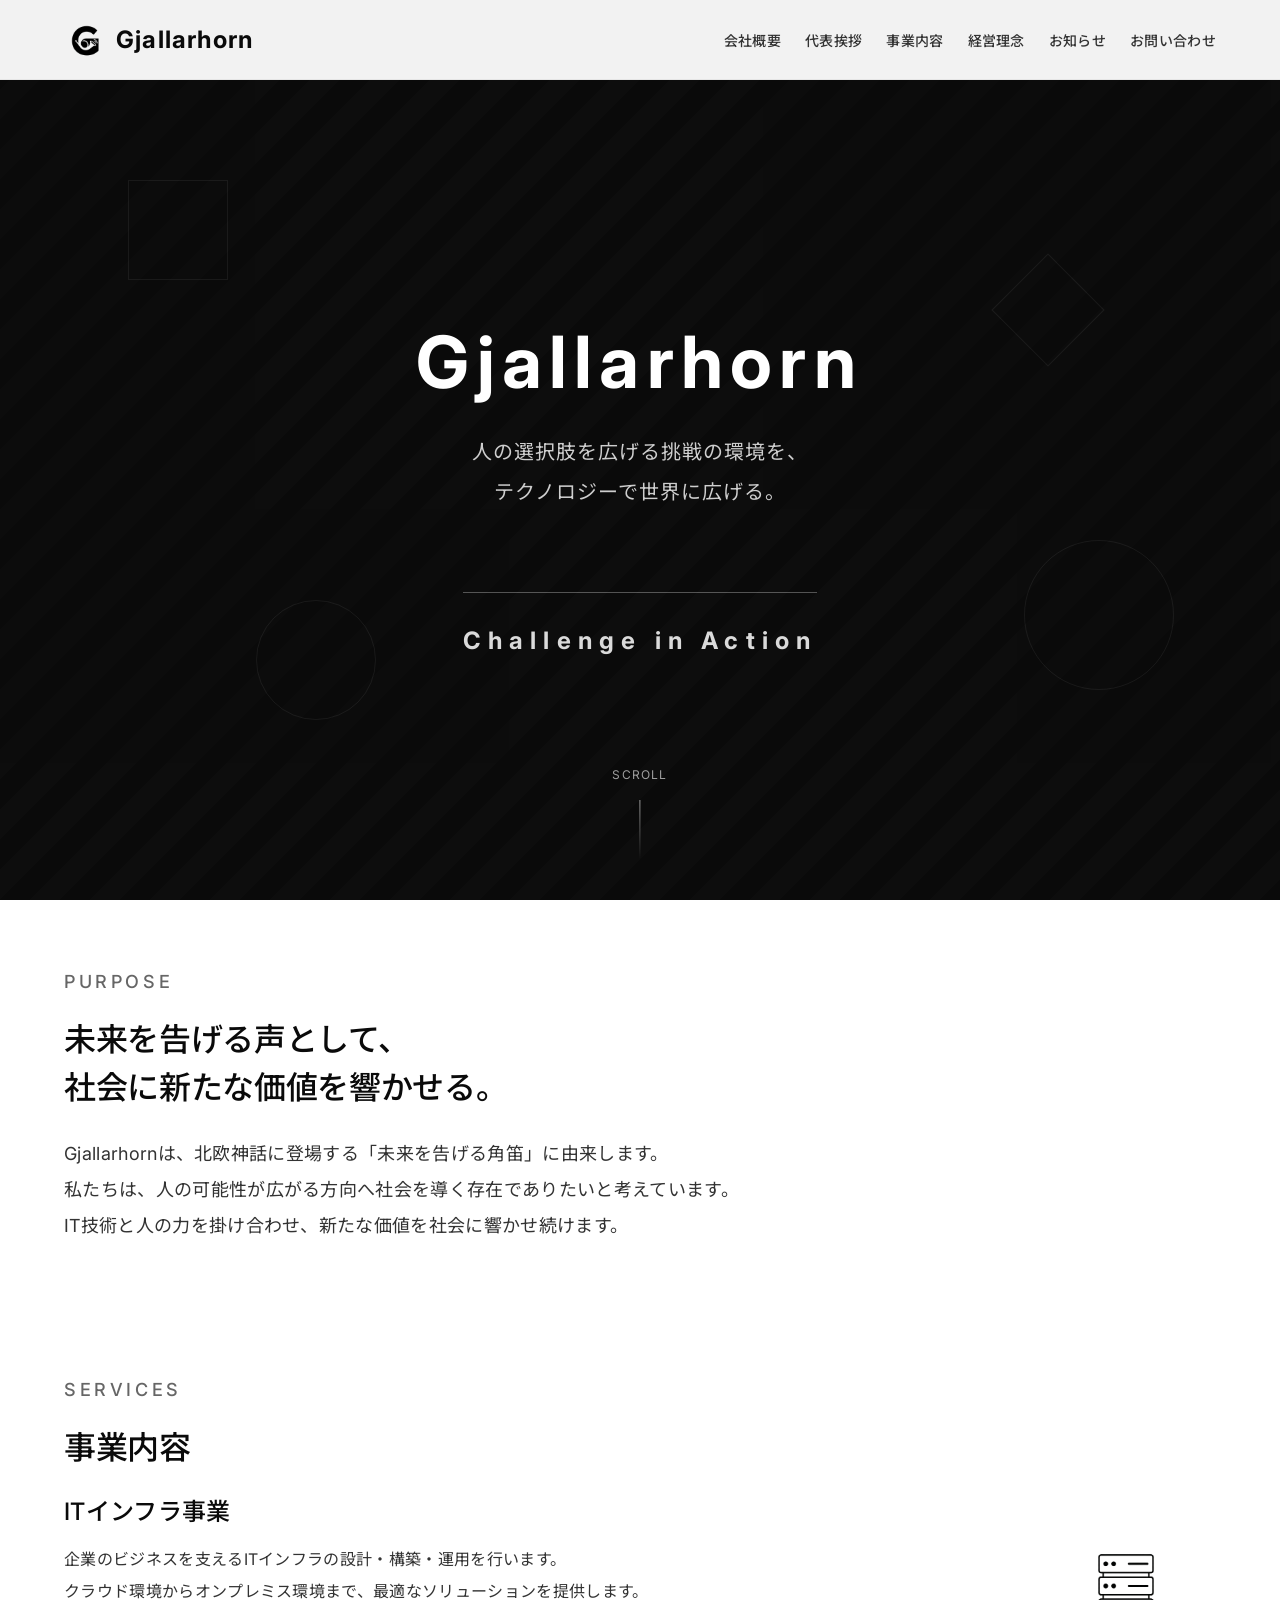
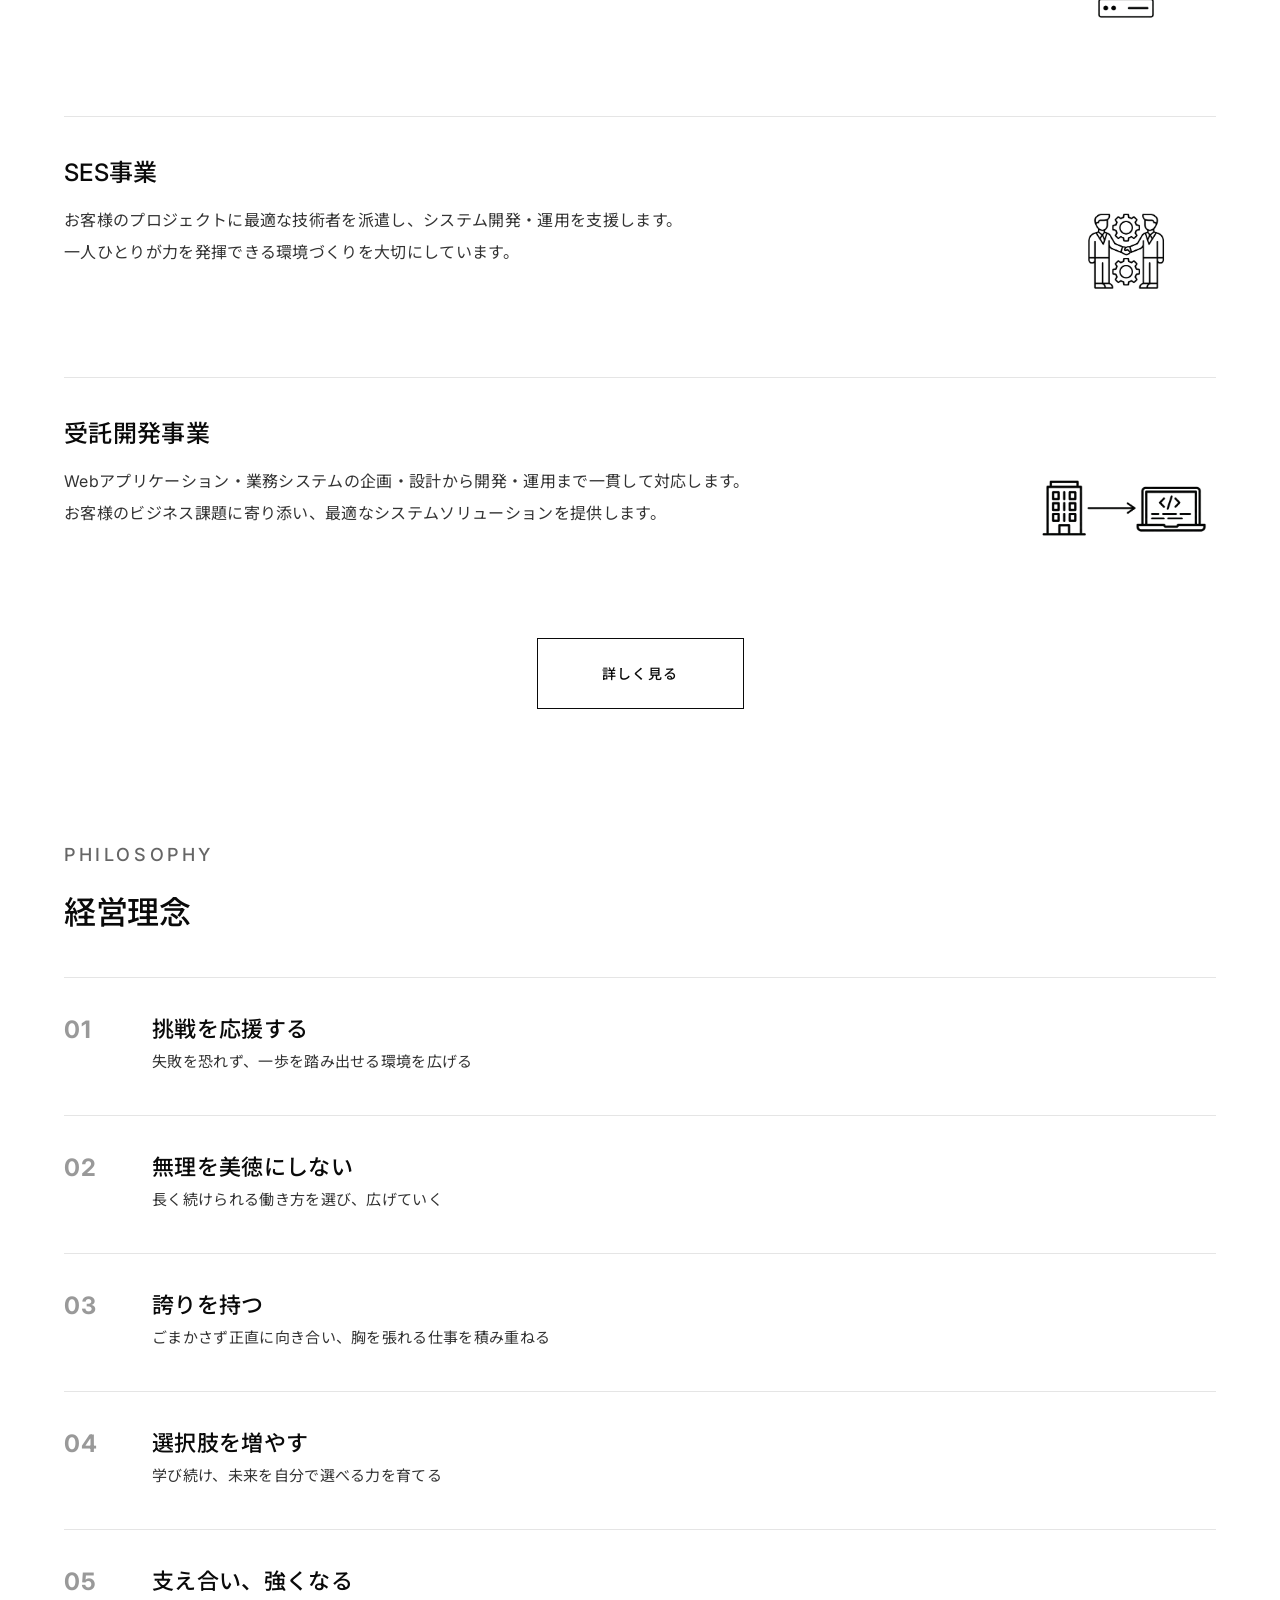
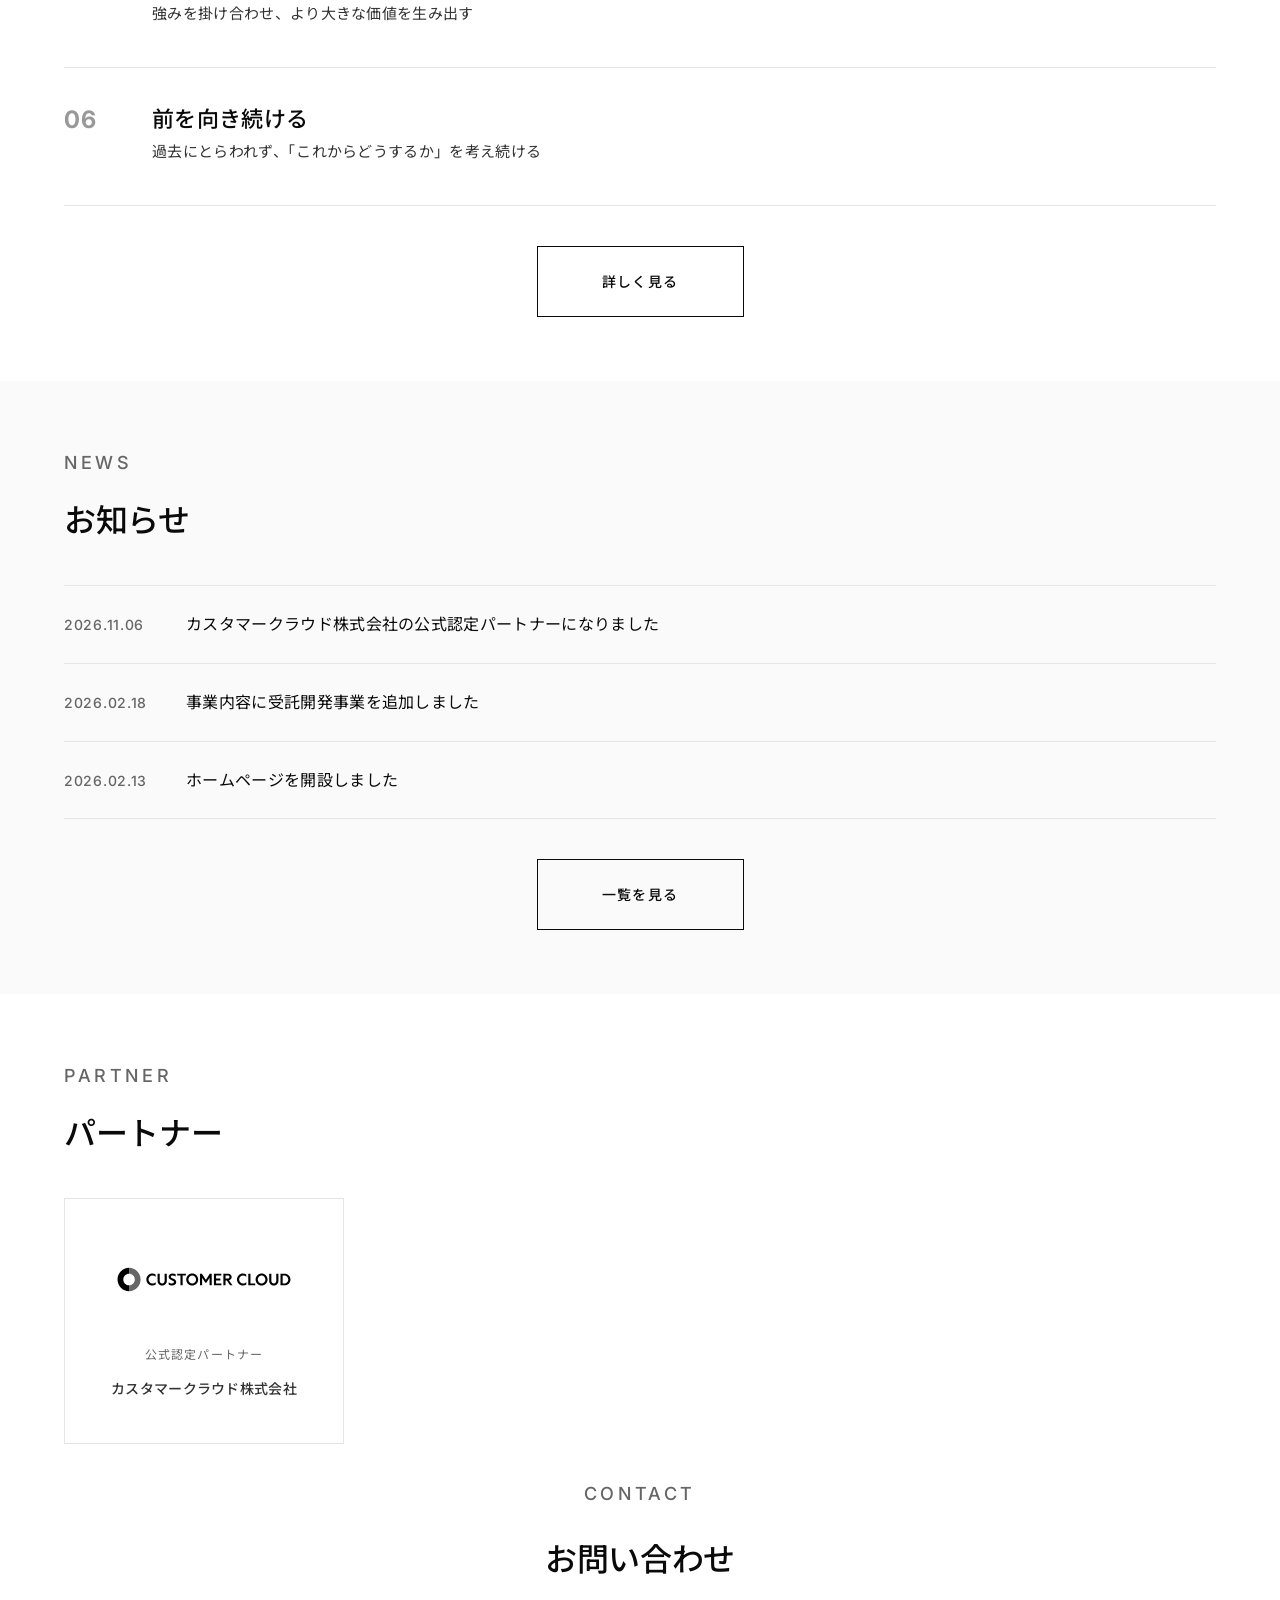
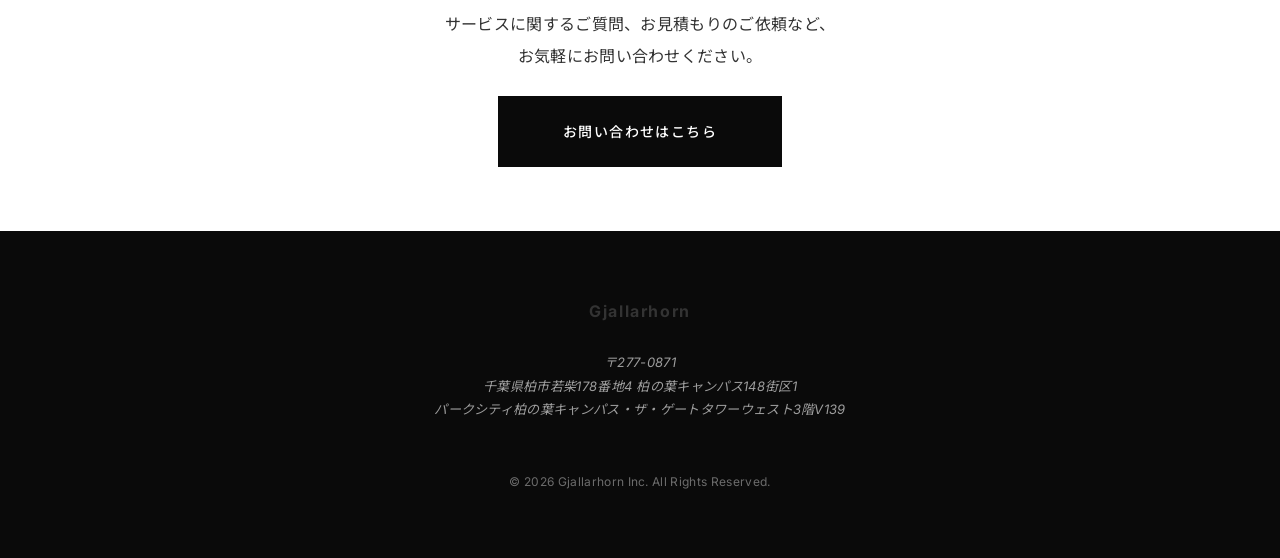
<file: index.html>
﻿<!DOCTYPE html>
<html lang="ja">
<head>
  <meta charset="UTF-8">
  <meta name="viewport" content="width=device-width, initial-scale=1.0">
  <meta name="description" content="株式会社Gjallarhorn - 人の選択肢を広げる挑戦の環境を、テクノロジーで世界に広げる。IT事業を通じて、新しい働き方と人生の選択肢を創造します。">
  <meta name="keywords" content="Gjallarhorn, ITインフラ, SES, システムエンジニアリングサービス, 受託開発, 柏の葉">
  <title>株式会社Gjallarhorn | ITインフラ・SES・受託開発事業</title>

  <!-- OGP -->
  <meta property="og:title" content="株式会社Gjallarhorn | ITインフラ・SES・受託開発事業">
  <meta property="og:description" content="人の選択肢を広げる挑戦の環境を、テクノロジーで世界に広げる。">
  <meta property="og:type" content="website">
  <meta property="og:locale" content="ja_JP">

  <!-- Fonts -->
  <link rel="preconnect" href="https://fonts.googleapis.com">
  <link rel="preconnect" href="https://fonts.gstatic.com" crossorigin>
  <link href="https://fonts.googleapis.com/css2?family=Inter:wght@400;500;700&family=Noto+Sans+JP:wght@400;500;700&display=swap" rel="stylesheet">

  <!-- Favicon -->
  <link rel="icon" type="image/png" href="images/logo/logo_transparent.png">

  <!-- Stylesheets -->
  <link rel="stylesheet" href="css/reset.css">
  <link rel="stylesheet" href="css/style.css">
</head>
<body>
  <!-- Header -->
  <header class="header">
    <div class="header__inner">
      <a href="index.html" class="header__logo">
        <img src="images/logo/logo_transparent.png" alt="Gjallarhorn" class="header__logo-img">
        <span>Gjallarhorn</span>
      </a>
      <nav class="nav">
        <ul class="nav__list">
          <li><a href="pages/about.html" class="nav__link">会社概要</a></li>
          <li><a href="pages/message.html" class="nav__link">代表挨拶</a></li>
          <li><a href="pages/services.html" class="nav__link">事業内容</a></li>
          <li><a href="pages/philosophy.html" class="nav__link">経営理念</a></li>
          <li><a href="pages/news.html" class="nav__link">お知らせ</a></li>
          <li><a href="pages/contact.html" class="nav__link">お問い合わせ</a></li>
        </ul>
        <button class="nav__toggle" aria-label="メニュー">
          <span></span>
          <span></span>
          <span></span>
        </button>
      </nav>
    </div>
  </header>

  <!-- Hero -->
  <section class="hero">
    <div class="hero__background">
      <div class="hero__pattern"></div>
      <div class="hero__shapes">
        <div class="hero__shape hero__shape--1"></div>
        <div class="hero__shape hero__shape--2"></div>
        <div class="hero__shape hero__shape--3"></div>
        <div class="hero__shape hero__shape--4"></div>
      </div>
    </div>
    <div class="hero__content">
      <h1 class="hero__title">Gjallarhorn</h1>
      <p class="hero__subtitle">人の選択肢を広げる挑戦の環境を、<br>テクノロジーで世界に広げる。</p>
      <p class="hero__slogan">Challenge in Action</p>
    </div>
    <div class="hero__scroll">
      <span>SCROLL</span>
      <div class="hero__scroll-line"></div>
    </div>
  </section>

  <!-- Vision Section -->
  <section class="section">
    <div class="container">
      <div class="reveal">
        <p class="section-title">Purpose</p>
        <h2 class="section-heading">
          未来を告げる声として、<br>
          社会に新たな価値を響かせる。
        </h2>
        <p class="lead">
          Gjallarhornは、北欧神話に登場する「未来を告げる角笛」に由来します。<br>
          私たちは、人の可能性が広がる方向へ社会を導く存在でありたいと考えています。<br>
          IT技術と人の力を掛け合わせ、新たな価値を社会に響かせ続けます。
        </p>
      </div>
    </div>
  </section>

  <!-- Services Overview -->
  <section class="section">
    <div class="container">
      <div class="reveal">
        <p class="section-title">Services</p>
        <h2 class="section-heading">事業内容</h2>
      </div>
      <div class="service-section-with-icon reveal">
        <div class="service-section-with-icon__content">
          <h3 class="service-block__title">ITインフラ事業</h3>
          <p>
            企業のビジネスを支えるITインフラの設計・構築・運用を行います。<br>
            クラウド環境からオンプレミス環境まで、最適なソリューションを提供します。
          </p>
        </div>
        <div class="service-section-with-icon__icon">
          <img src="images/services/ITインフラ_transparent.png" alt="ITインフラ事業">
        </div>
      </div>
      <div class="service-section-with-icon reveal">
        <div class="service-section-with-icon__content">
          <h3 class="service-block__title">SES事業</h3>
          <p>
            お客様のプロジェクトに最適な技術者を派遣し、システム開発・運用を支援します。<br>
            一人ひとりが力を発揮できる環境づくりを大切にしています。
          </p>
        </div>
        <div class="service-section-with-icon__icon">
          <img src="images/services/SES事業_transparent.png" alt="SES事業">
        </div>
      </div>
      <div class="service-section-with-icon reveal">
        <div class="service-section-with-icon__content">
          <h3 class="service-block__title">受託開発事業</h3>
          <p>
            Webアプリケーション・業務システムの企画・設計から開発・運用まで一貫して対応します。<br>
            お客様のビジネス課題に寄り添い、最適なシステムソリューションを提供します。
          </p>
        </div>
        <div class="service-section-with-icon__icon">
          <img src="images/services/受託開発_transparent.png" alt="受託開発事業">
        </div>
      </div>
      <div class="text-center mt-lg reveal">
        <a href="pages/services.html" class="btn btn--outline">詳しく見る</a>
      </div>
    </div>
  </section>

  <!-- Philosophy Overview -->
  <section class="section">
    <div class="container">
      <div class="reveal">
        <p class="section-title">Philosophy</p>
        <h2 class="section-heading">経営理念</h2>
      </div>
      <div class="values-list">
        <div class="values-list__item reveal">
          <span class="values-list__number">01</span>
          <div class="values-list__content">
            <h3 class="values-list__title">挑戦を応援する</h3>
            <p class="values-list__text">失敗を恐れず、一歩を踏み出せる環境を広げる</p>
          </div>
        </div>
        <div class="values-list__item reveal">
          <span class="values-list__number">02</span>
          <div class="values-list__content">
            <h3 class="values-list__title">無理を美徳にしない</h3>
            <p class="values-list__text">長く続けられる働き方を選び、広げていく</p>
          </div>
        </div>
        <div class="values-list__item reveal">
          <span class="values-list__number">03</span>
          <div class="values-list__content">
            <h3 class="values-list__title">誇りを持つ</h3>
            <p class="values-list__text">ごまかさず正直に向き合い、胸を張れる仕事を積み重ねる</p>
          </div>
        </div>
        <div class="values-list__item reveal">
          <span class="values-list__number">04</span>
          <div class="values-list__content">
            <h3 class="values-list__title">選択肢を増やす</h3>
            <p class="values-list__text">学び続け、未来を自分で選べる力を育てる</p>
          </div>
        </div>
        <div class="values-list__item reveal">
          <span class="values-list__number">05</span>
          <div class="values-list__content">
            <h3 class="values-list__title">支え合い、強くなる</h3>
            <p class="values-list__text">強みを掛け合わせ、より大きな価値を生み出す</p>
          </div>
        </div>
        <div class="values-list__item reveal">
          <span class="values-list__number">06</span>
          <div class="values-list__content">
            <h3 class="values-list__title">前を向き続ける</h3>
            <p class="values-list__text">過去にとらわれず、「これからどうするか」を考え続ける</p>
          </div>
        </div>
      </div>
      <div class="text-center mt-lg reveal">
        <a href="pages/philosophy.html" class="btn btn--outline">詳しく見る</a>
      </div>
    </div>
  </section>

  <!-- News Section -->
  <section class="section content-section--gray">
    <div class="container">
      <div class="reveal">
        <p class="section-title">News</p>
        <h2 class="section-heading">お知らせ</h2>
      </div>
      <div class="news-list reveal">
        <div class="news-item">
          <time class="news-item__date" datetime="2026-11-06">2026.11.06</time>
          <p class="news-item__title">カスタマークラウド株式会社の公式認定パートナーになりました</p>
        </div>
        <div class="news-item">
          <time class="news-item__date" datetime="2026-02-18">2026.02.18</time>
          <p class="news-item__title">事業内容に受託開発事業を追加しました</p>
        </div>
        <div class="news-item">
          <time class="news-item__date" datetime="2026-02-13">2026.02.13</time>
          <p class="news-item__title">ホームページを開設しました</p>
        </div>
      </div>
      <div class="text-center mt-lg reveal">
        <a href="pages/news.html" class="btn btn--outline">一覧を見る</a>
      </div>
    </div>
  </section>

  <!-- Partner Section -->
  <section class="section section--partner">
    <div class="container">
      <div class="reveal">
        <p class="section-title">Partner</p>
        <h2 class="section-heading">パートナー</h2>
      </div>
      <div class="partners-grid partners-grid--fixed reveal">
        <a class="partner-card" href="https://www.customercloud.co.jp/" target="_blank" rel="noopener">
          <div class="partner-card__logo">
            <img src="images/partners/CC_horizontal_full_color_RGB.svg" alt="CUSTOMER CLOUD">
          </div>
          <p class="partner-card__label">公式認定パートナー</p>
          <p class="partner-card__name">カスタマークラウド株式会社</p>
        </a>
      </div>
    </div>
  </section>

  <!-- Contact CTA -->
  <section class="section">
    <div class="container">
      <div class="contact-content reveal">
        <p class="section-title">Contact</p>
        <h2 class="section-heading">お問い合わせ</h2>
        <p>
          サービスに関するご質問、お見積もりのご依頼など、<br>
          お気軽にお問い合わせください。
        </p>
        <a href="pages/contact.html" class="btn">お問い合わせはこちら</a>
      </div>
    </div>
  </section>

  <!-- Footer -->
  <footer class="footer">
    <div class="container">
      <div class="footer__inner">
        <p class="footer__logo">Gjallarhorn</p>
        <address class="footer__address">
          〒277-0871<br>
          千葉県柏市若柴178番地4 柏の葉キャンパス148街区1<br>
          パークシティ柏の葉キャンパス・ザ・ゲートタワーウェスト3階V139
        </address>
        <p class="footer__copyright">&copy; 2026 Gjallarhorn Inc. All Rights Reserved.</p>
      </div>
    </div>
  </footer>

  <script src="js/main.js"></script>
</body>
</html>
</file>
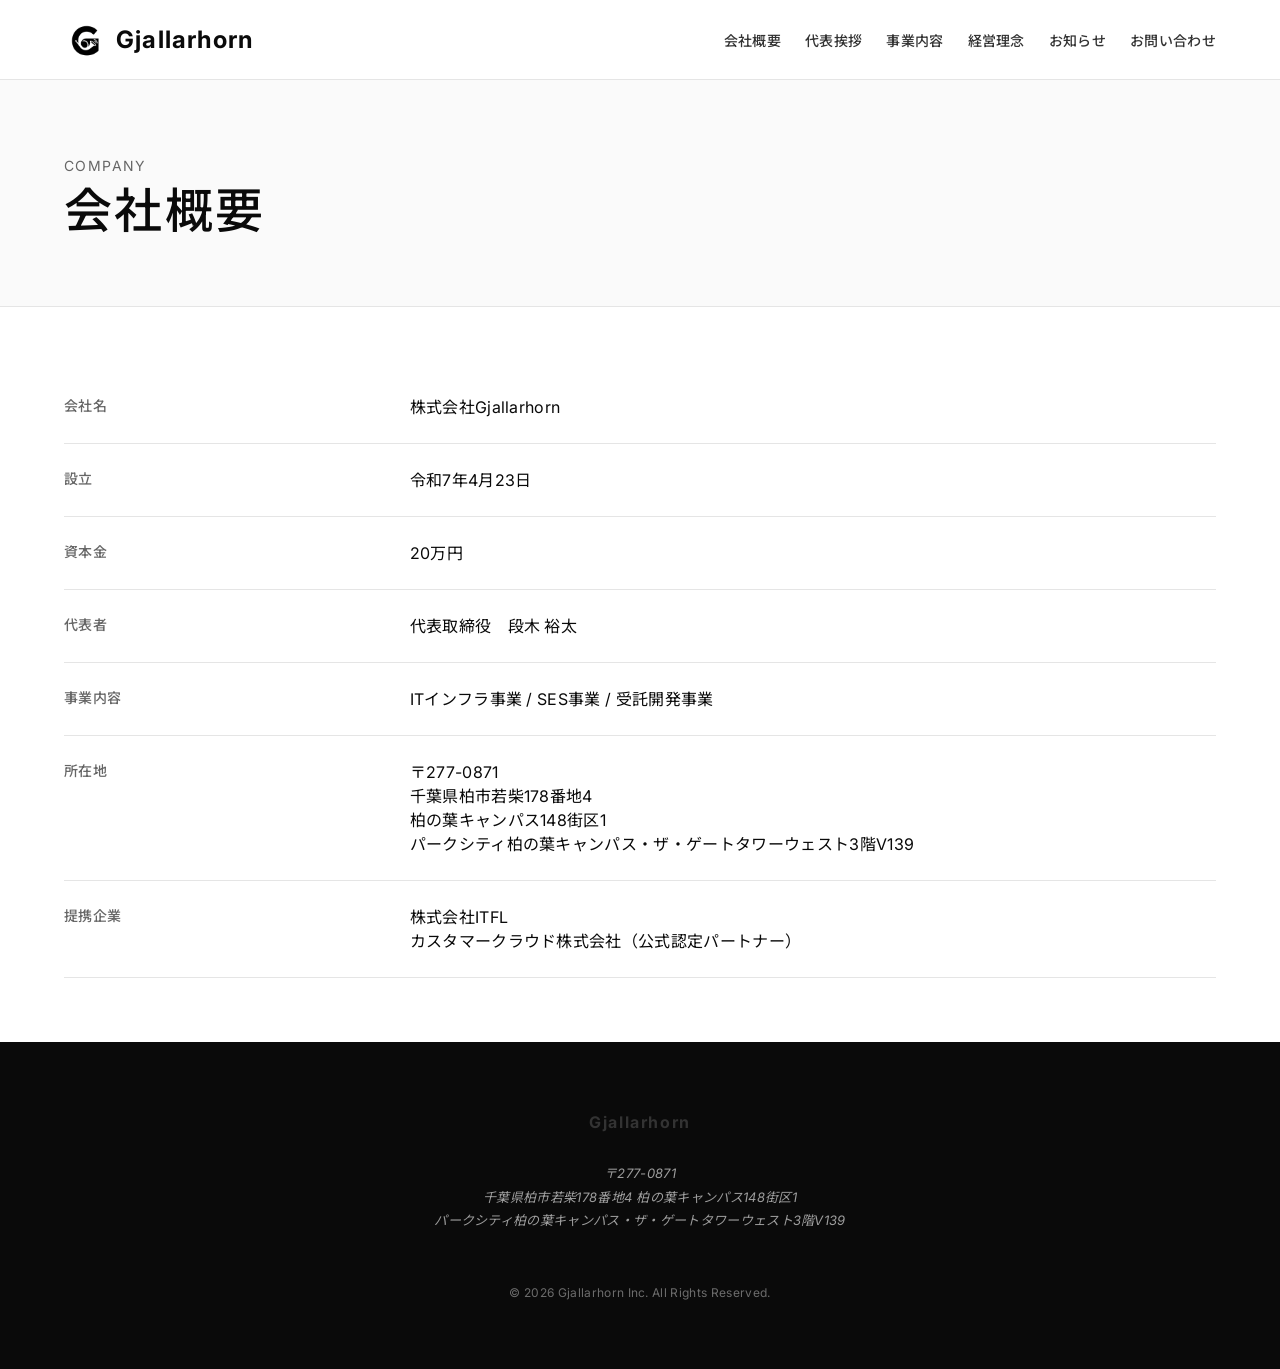
<file: pages/about.html>
﻿<!DOCTYPE html>
<html lang="ja">
<head>
  <meta charset="UTF-8">
  <meta name="viewport" content="width=device-width, initial-scale=1.0">
  <meta name="description" content="株式会社Gjallarhornの会社概要。ITインフラ・SES・受託開発事業を通じて、新しい働き方と人生の選択肢を創造します。">
  <title>会社概要 | 株式会社Gjallarhorn</title>

  <!-- OGP -->
  <meta property="og:title" content="会社概要 | 株式会社Gjallarhorn">
  <meta property="og:description" content="株式会社Gjallarhornの会社概要">
  <meta property="og:type" content="website">
  <meta property="og:locale" content="ja_JP">

  <!-- Fonts -->
  <link rel="preconnect" href="https://fonts.googleapis.com">
  <link rel="preconnect" href="https://fonts.gstatic.com" crossorigin>
  <link href="https://fonts.googleapis.com/css2?family=Inter:wght@400;500;700&family=Noto+Sans+JP:wght@400;500;700&display=swap" rel="stylesheet">

  <!-- Favicon -->
  <link rel="icon" type="image/png" href="../images/logo/logo_transparent.png">

  <!-- Stylesheets -->
  <link rel="stylesheet" href="../css/reset.css">
  <link rel="stylesheet" href="../css/style.css">
</head>
<body>
  <!-- Header -->
  <header class="header">
    <div class="header__inner">
      <a href="../index.html" class="header__logo">
        <img src="../images/logo/logo_transparent.png" alt="Gjallarhorn" class="header__logo-img">
        <span>Gjallarhorn</span>
      </a>
      <nav class="nav">
        <ul class="nav__list">
          <li><a href="about.html" class="nav__link">会社概要</a></li>
          <li><a href="message.html" class="nav__link">代表挨拶</a></li>
          <li><a href="services.html" class="nav__link">事業内容</a></li>
          <li><a href="philosophy.html" class="nav__link">経営理念</a></li>
          <li><a href="news.html" class="nav__link">お知らせ</a></li>
          <li><a href="contact.html" class="nav__link">お問い合わせ</a></li>
        </ul>
        <button class="nav__toggle" aria-label="メニュー">
          <span></span>
          <span></span>
          <span></span>
        </button>
      </nav>
    </div>
  </header>

  <!-- Page Header -->
  <section class="page-header">
    <div class="container">
      <p class="page-header__subtitle">COMPANY</p>
      <h1 class="page-header__title">会社概要</h1>
    </div>
  </section>

  <!-- Company Info -->
  <section class="section">
    <div class="container">
      <div class="reveal">
        <table class="info-table">
          <tr>
            <th>会社名</th>
            <td>株式会社Gjallarhorn</td>
          </tr>
          <tr>
            <th>設立</th>
            <td>令和7年4月23日</td>
          </tr>
          <tr>
            <th>資本金</th>
            <td>20万円</td>
          </tr>
          <tr>
            <th>代表者</th>
            <td>代表取締役　段木 裕太</td>
          </tr>
          <tr>
            <th>事業内容</th>
            <td>ITインフラ事業 / SES事業 / 受託開発事業</td>
          </tr>
          <tr>
            <th>所在地</th>
            <td>
              〒277-0871<br>
              千葉県柏市若柴178番地4<br>
              柏の葉キャンパス148街区1<br>
              パークシティ柏の葉キャンパス・ザ・ゲートタワーウェスト3階V139
            </td>
          </tr>
          <tr>
            <th>提携企業</th>
            <td>
              株式会社ITFL<br>
              カスタマークラウド株式会社<span class="nobr">（公式認定パートナー）</span>
            </td>
          </tr>
        </table>
      </div>
    </div>
  </section>

  <!-- Footer -->
  <footer class="footer">
    <div class="container">
      <div class="footer__inner">
        <p class="footer__logo">Gjallarhorn</p>
        <address class="footer__address">
          〒277-0871<br>
          千葉県柏市若柴178番地4 柏の葉キャンパス148街区1<br>
          パークシティ柏の葉キャンパス・ザ・ゲートタワーウェスト3階V139
        </address>
        <p class="footer__copyright">&copy; 2026 Gjallarhorn Inc. All Rights Reserved.</p>
      </div>
    </div>
  </footer>

  <script src="../js/main.js"></script>
</body>
</html>
</file>
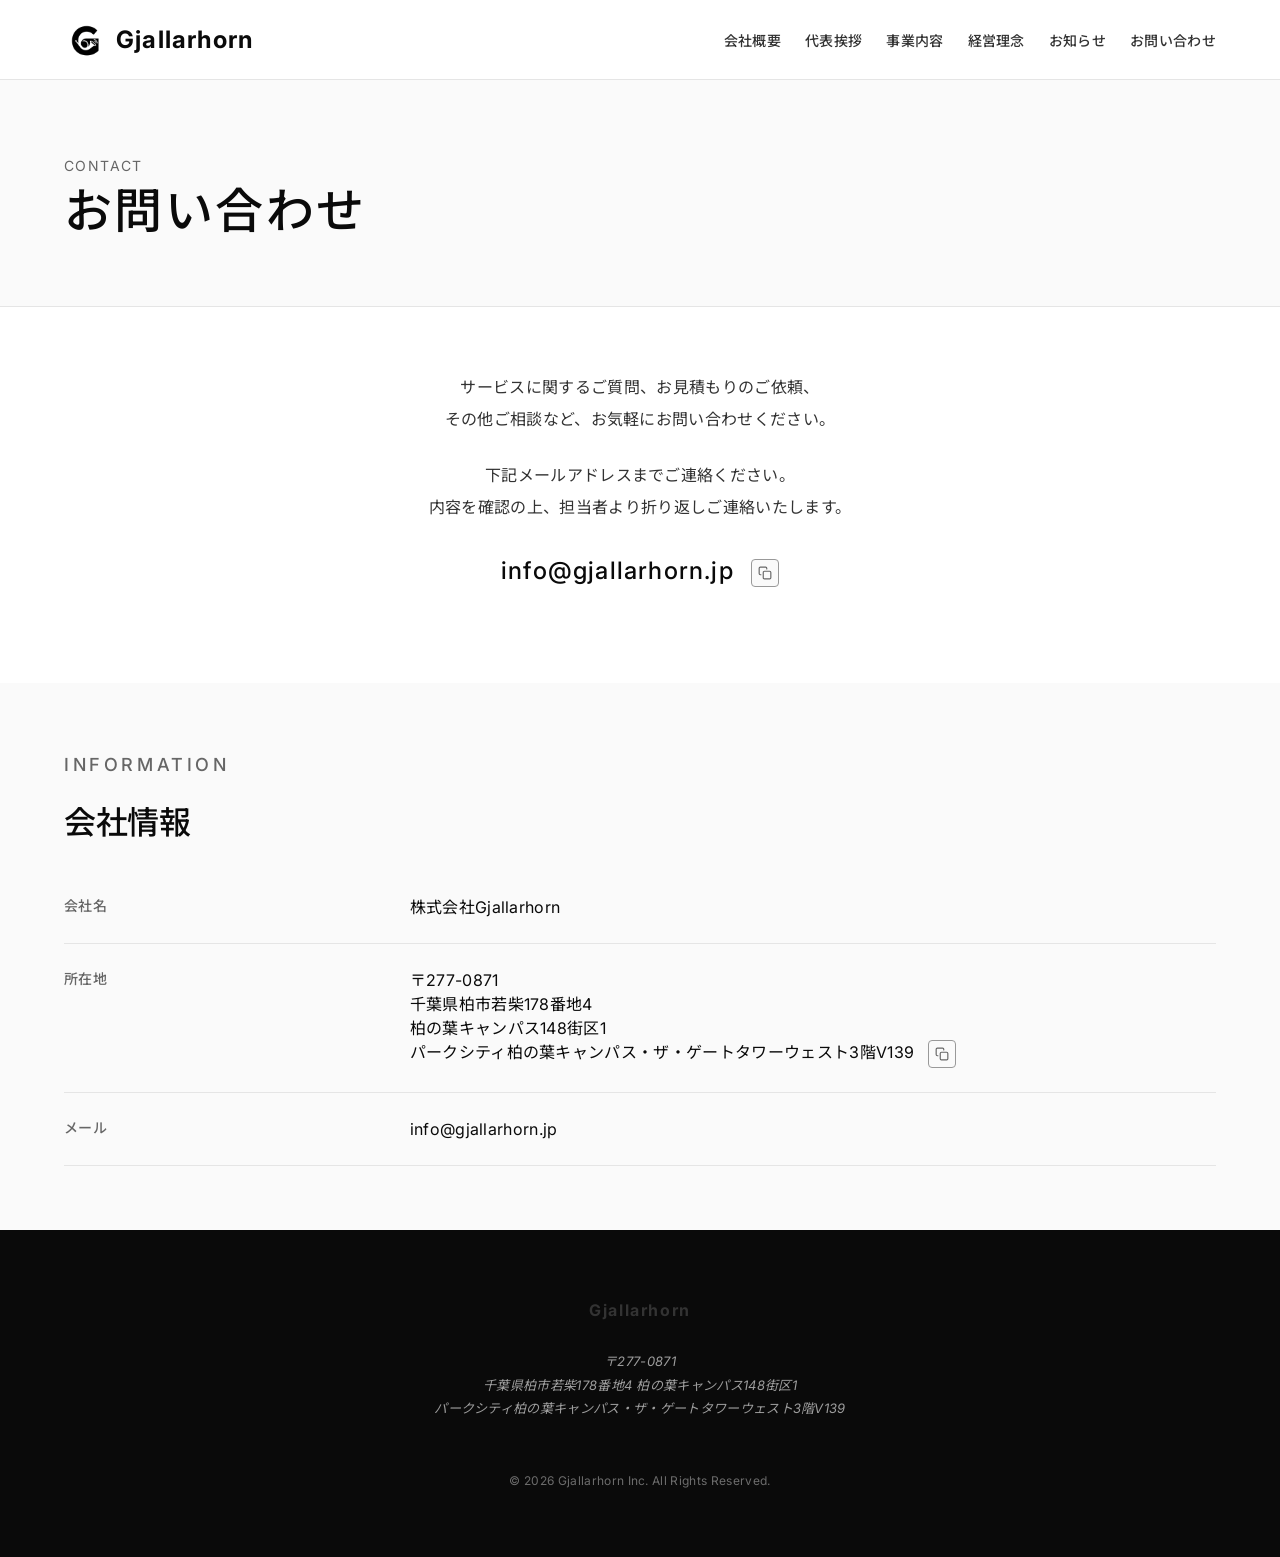
<file: pages/contact.html>
﻿<!DOCTYPE html>
<html lang="ja">
<head>
  <meta charset="UTF-8">
  <meta name="viewport" content="width=device-width, initial-scale=1.0">
  <meta name="description" content="株式会社Gjallarhornへのお問い合わせ。サービスに関するご質問やお見積もりのご依頼など、お気軽にお問い合わせください。">
  <title>お問い合わせ | 株式会社Gjallarhorn</title>

  <!-- OGP -->
  <meta property="og:title" content="お問い合わせ | 株式会社Gjallarhorn">
  <meta property="og:description" content="サービスに関するご質問やお見積もりのご依頼など、お気軽にお問い合わせください。">
  <meta property="og:type" content="website">
  <meta property="og:locale" content="ja_JP">

  <!-- Fonts -->
  <link rel="preconnect" href="https://fonts.googleapis.com">
  <link rel="preconnect" href="https://fonts.gstatic.com" crossorigin>
  <link href="https://fonts.googleapis.com/css2?family=Inter:wght@400;500;700&family=Noto+Sans+JP:wght@400;500;700&display=swap" rel="stylesheet">

  <!-- Favicon -->
  <link rel="icon" type="image/png" href="../images/logo/logo_transparent.png">

  <!-- Stylesheets -->
  <link rel="stylesheet" href="../css/reset.css">
  <link rel="stylesheet" href="../css/style.css">
</head>
<body>
  <!-- Header -->
  <header class="header">
    <div class="header__inner">
      <a href="../index.html" class="header__logo">
        <img src="../images/logo/logo_transparent.png" alt="Gjallarhorn" class="header__logo-img">
        <span>Gjallarhorn</span>
      </a>
      <nav class="nav">
        <ul class="nav__list">
          <li><a href="about.html" class="nav__link">会社概要</a></li>
          <li><a href="message.html" class="nav__link">代表挨拶</a></li>
          <li><a href="services.html" class="nav__link">事業内容</a></li>
          <li><a href="philosophy.html" class="nav__link">経営理念</a></li>
          <li><a href="news.html" class="nav__link">お知らせ</a></li>
          <li><a href="contact.html" class="nav__link">お問い合わせ</a></li>
        </ul>
        <button class="nav__toggle" aria-label="メニュー">
          <span></span>
          <span></span>
          <span></span>
        </button>
      </nav>
    </div>
  </header>

  <!-- Page Header -->
  <section class="page-header">
    <div class="container">
      <p class="page-header__subtitle">CONTACT</p>
      <h1 class="page-header__title">お問い合わせ</h1>
    </div>
  </section>

  <!-- Contact Content -->
  <section class="section">
    <div class="container">
      <div class="contact-content reveal">
        <p class="mb-lg">
          サービスに関するご質問、お見積もりのご依頼、<br>
          その他ご相談など、お気軽にお問い合わせください。
        </p>
        <p class="mb-lg">
          下記メールアドレスまでご連絡ください。<br>
          内容を確認の上、担当者より折り返しご連絡いたします。
        </p>
        <p class="contact-email mb-lg">
          info@gjallarhorn.jp
          <button class="btn-copy btn-copy--inline" data-copy="info@gjallarhorn.jp">
            <svg class="btn-copy__icon" xmlns="http://www.w3.org/2000/svg" width="14" height="14" viewBox="0 0 24 24" fill="none" stroke="currentColor" stroke-width="2" stroke-linecap="round" stroke-linejoin="round"><rect x="9" y="9" width="13" height="13" rx="2"/><path d="M5 15H4a2 2 0 0 1-2-2V4a2 2 0 0 1 2-2h9a2 2 0 0 1 2 2v1"/></svg>
            <svg class="btn-copy__icon-check" xmlns="http://www.w3.org/2000/svg" width="14" height="14" viewBox="0 0 24 24" fill="none" stroke="currentColor" stroke-width="2.5" stroke-linecap="round" stroke-linejoin="round"><polyline points="20 6 9 17 4 12"/></svg>
          </button>
        </p>
      </div>
    </div>
  </section>

  <!-- Company Info -->
  <section class="section content-section--gray">
    <div class="container">
      <div class="reveal">
        <p class="section-title">Information</p>
        <h2 class="section-heading">会社情報</h2>
      </div>
      <div class="reveal">
        <table class="info-table">
          <tr>
            <th>会社名</th>
            <td>株式会社Gjallarhorn</td>
          </tr>
          <tr>
            <th>所在地</th>
            <td>
              〒277-0871<br>
              千葉県柏市若柴178番地4<br>
              柏の葉キャンパス148街区1<br>
              パークシティ柏の葉キャンパス・ザ・ゲートタワーウェスト3階V139
              <button class="btn-copy btn-copy--inline" data-copy="千葉県柏市若柴178番地4 柏の葉キャンパス148街区1 パークシティ柏の葉キャンパス・ザ・ゲートタワーウェスト3階V139">
                <svg class="btn-copy__icon" xmlns="http://www.w3.org/2000/svg" width="14" height="14" viewBox="0 0 24 24" fill="none" stroke="currentColor" stroke-width="2" stroke-linecap="round" stroke-linejoin="round"><rect x="9" y="9" width="13" height="13" rx="2"/><path d="M5 15H4a2 2 0 0 1-2-2V4a2 2 0 0 1 2-2h9a2 2 0 0 1 2 2v1"/></svg>
                <svg class="btn-copy__icon-check" xmlns="http://www.w3.org/2000/svg" width="14" height="14" viewBox="0 0 24 24" fill="none" stroke="currentColor" stroke-width="2.5" stroke-linecap="round" stroke-linejoin="round"><polyline points="20 6 9 17 4 12"/></svg>
              </button>
            </td>
          </tr>
          <tr>
            <th>メール</th>
            <td><a href="mailto:info@gjallarhorn.jp">info@gjallarhorn.jp</a></td>
          </tr>
        </table>
      </div>
    </div>
  </section>

  <!-- Footer -->
  <footer class="footer">
    <div class="container">
      <div class="footer__inner">
        <p class="footer__logo">Gjallarhorn</p>
        <address class="footer__address">
          〒277-0871<br>
          千葉県柏市若柴178番地4 柏の葉キャンパス148街区1<br>
          パークシティ柏の葉キャンパス・ザ・ゲートタワーウェスト3階V139
        </address>
        <p class="footer__copyright">&copy; 2026 Gjallarhorn Inc. All Rights Reserved.</p>
      </div>
    </div>
  </footer>

  <script src="../js/main.js"></script>
</body>
</html>
</file>
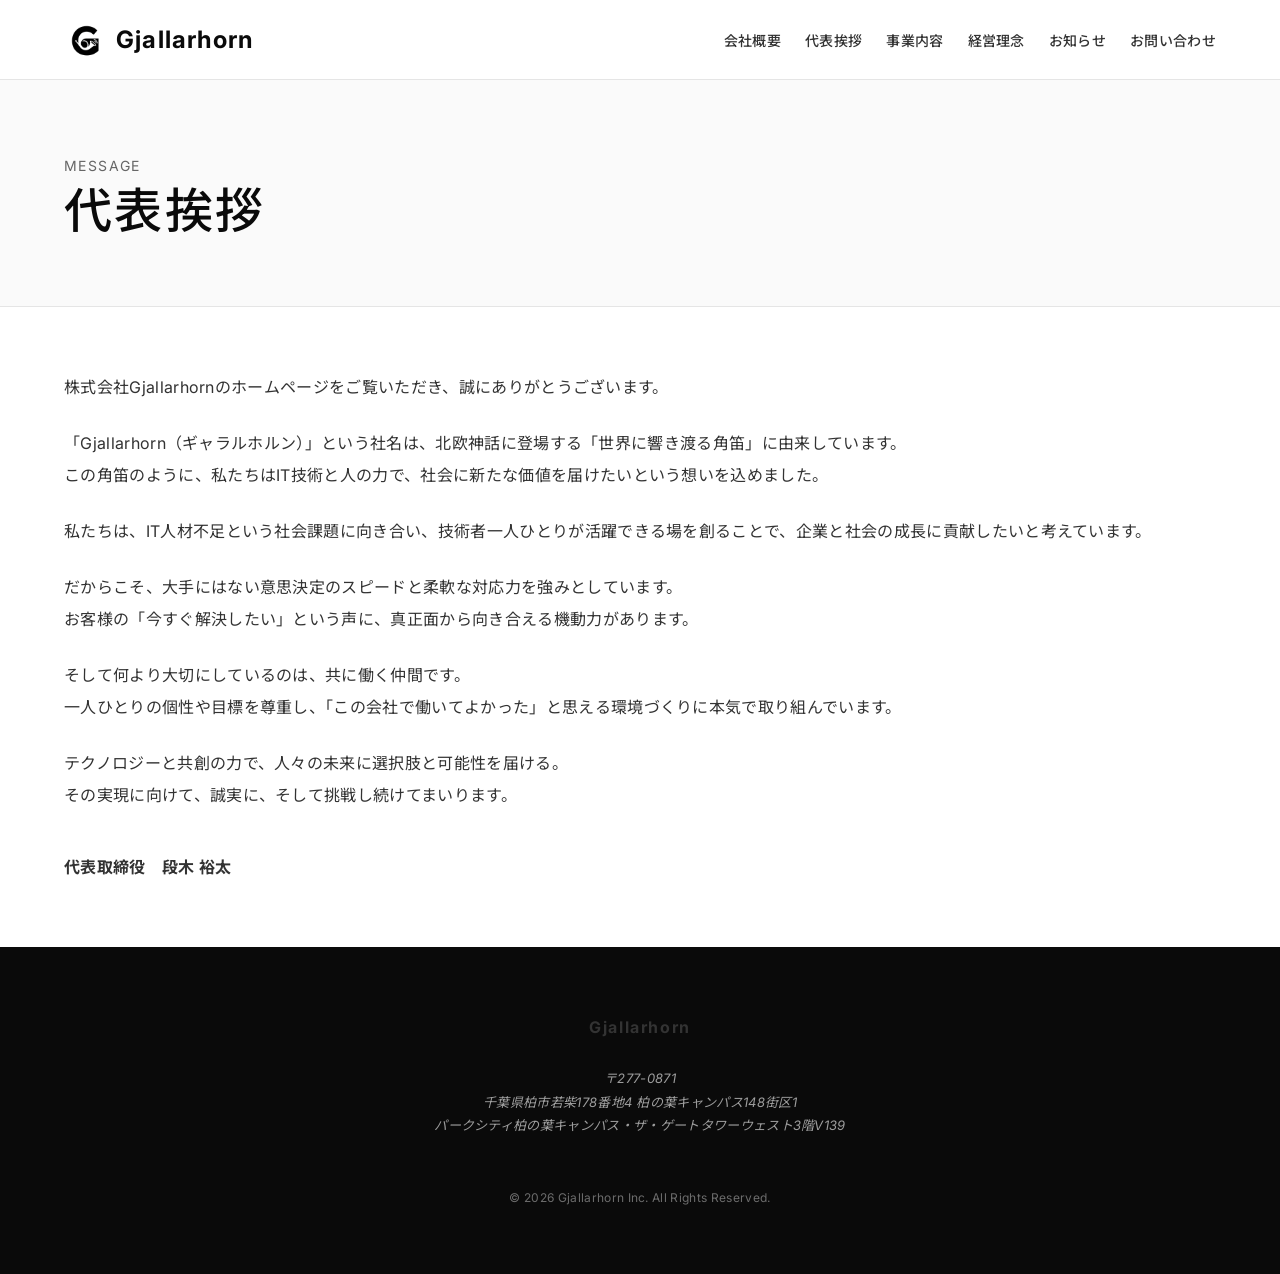
<file: pages/message.html>
<!DOCTYPE html>
<html lang="ja">
<head>
  <meta charset="UTF-8">
  <meta name="viewport" content="width=device-width, initial-scale=1.0">
  <meta name="description" content="株式会社Gjallarhorn 代表取締役 段木 裕太からのご挨拶。IT技術と人の力で、社会に新たな価値を届けます。">
  <title>代表挨拶 | 株式会社Gjallarhorn</title>

  <!-- OGP -->
  <meta property="og:title" content="代表挨拶 | 株式会社Gjallarhorn">
  <meta property="og:description" content="株式会社Gjallarhorn 代表取締役 段木 裕太からのご挨拶。">
  <meta property="og:type" content="website">
  <meta property="og:locale" content="ja_JP">

  <!-- Fonts -->
  <link rel="preconnect" href="https://fonts.googleapis.com">
  <link rel="preconnect" href="https://fonts.gstatic.com" crossorigin>
  <link href="https://fonts.googleapis.com/css2?family=Inter:wght@400;500;700&family=Noto+Sans+JP:wght@400;500;700&display=swap" rel="stylesheet">

  <!-- Favicon -->
  <link rel="icon" type="image/png" href="../images/logo/logo_transparent.png">

  <!-- Stylesheets -->
  <link rel="stylesheet" href="../css/reset.css">
  <link rel="stylesheet" href="../css/style.css">
</head>
<body>
  <!-- Header -->
  <header class="header">
    <div class="header__inner">
      <a href="../index.html" class="header__logo">
        <img src="../images/logo/logo_transparent.png" alt="Gjallarhorn" class="header__logo-img">
        <span>Gjallarhorn</span>
      </a>
      <nav class="nav">
        <ul class="nav__list">
          <li><a href="about.html" class="nav__link">会社概要</a></li>
          <li><a href="message.html" class="nav__link">代表挨拶</a></li>
          <li><a href="services.html" class="nav__link">事業内容</a></li>
          <li><a href="philosophy.html" class="nav__link">経営理念</a></li>
          <li><a href="news.html" class="nav__link">お知らせ</a></li>
          <li><a href="contact.html" class="nav__link">お問い合わせ</a></li>
        </ul>
        <button class="nav__toggle" aria-label="メニュー">
          <span></span>
          <span></span>
          <span></span>
        </button>
      </nav>
    </div>
  </header>

  <!-- Page Header -->
  <section class="page-header">
    <div class="container">
      <p class="page-header__subtitle">MESSAGE</p>
      <h1 class="page-header__title">代表挨拶</h1>
    </div>
  </section>

  <!-- Message Content -->
  <section class="section">
    <div class="container">
      <div class="reveal">
        <p class="mb-md">
          株式会社Gjallarhornのホームページをご覧いただき、誠にありがとうございます。
        </p>
        <p class="mb-md">
          「Gjallarhorn（ギャラルホルン）」という社名は、北欧神話に登場する「世界に響き渡る角笛」に由来しています。<br>
          この角笛のように、私たちはIT技術と人の力で、社会に新たな価値を届けたいという想いを込めました。
        </p>
        <p class="mb-md">
          私たちは、IT人材不足という社会課題に向き合い、技術者一人ひとりが活躍できる場を創ることで、企業と社会の成長に貢献したいと考えています。
        </p>
        <p class="mb-md">
          だからこそ、大手にはない意思決定のスピードと柔軟な対応力を強みとしています。<br>
          お客様の「今すぐ解決したい」という声に、真正面から向き合える機動力があります。
        </p>
        <p class="mb-md">
          そして何より大切にしているのは、共に働く仲間です。<br>
          一人ひとりの個性や目標を尊重し、「この会社で働いてよかった」と思える環境づくりに本気で取り組んでいます。
        </p>
        <p class="mb-md">
          テクノロジーと共創の力で、人々の未来に選択肢と可能性を届ける。<br>
          その実現に向けて、誠実に、そして挑戦し続けてまいります。
        </p>
        <p class="mt-lg">
          <strong>代表取締役　段木 裕太</strong>
        </p>
      </div>
    </div>
  </section>

  <!-- Footer -->
  <footer class="footer">
    <div class="container">
      <div class="footer__inner">
        <p class="footer__logo">Gjallarhorn</p>
        <address class="footer__address">
          〒277-0871<br>
          千葉県柏市若柴178番地4 柏の葉キャンパス148街区1<br>
          パークシティ柏の葉キャンパス・ザ・ゲートタワーウェスト3階V139
        </address>
        <p class="footer__copyright">&copy; 2026 Gjallarhorn Inc. All Rights Reserved.</p>
      </div>
    </div>
  </footer>

  <script src="../js/main.js"></script>
</body>
</html>
</file>
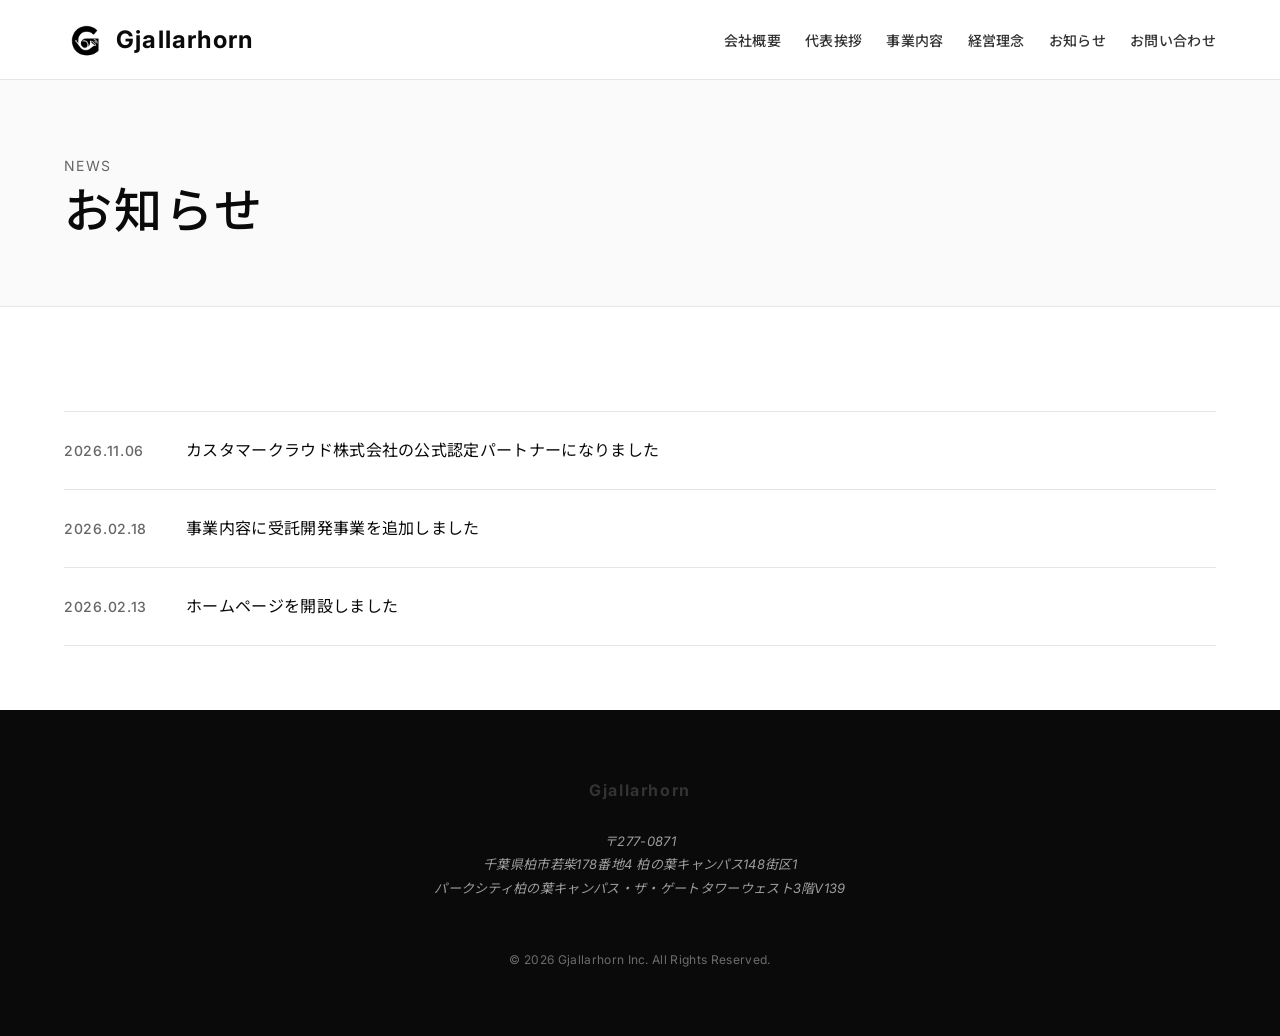
<file: pages/news.html>
﻿<!DOCTYPE html>
<html lang="ja">
<head>
  <meta charset="UTF-8">
  <meta name="viewport" content="width=device-width, initial-scale=1.0">
  <meta name="description" content="株式会社Gjallarhornからのお知らせ。最新の情報をお届けします。">
  <title>お知らせ | 株式会社Gjallarhorn</title>

  <!-- OGP -->
  <meta property="og:title" content="お知らせ | 株式会社Gjallarhorn">
  <meta property="og:description" content="株式会社Gjallarhornからのお知らせ。最新の情報をお届けします。">
  <meta property="og:type" content="website">
  <meta property="og:locale" content="ja_JP">

  <!-- Fonts -->
  <link rel="preconnect" href="https://fonts.googleapis.com">
  <link rel="preconnect" href="https://fonts.gstatic.com" crossorigin>
  <link href="https://fonts.googleapis.com/css2?family=Inter:wght@400;500;700&family=Noto+Sans+JP:wght@400;500;700&display=swap" rel="stylesheet">

  <!-- Favicon -->
  <link rel="icon" type="image/png" href="../images/logo/logo_transparent.png">

  <!-- Stylesheets -->
  <link rel="stylesheet" href="../css/reset.css">
  <link rel="stylesheet" href="../css/style.css">
</head>
<body>
  <!-- Header -->
  <header class="header">
    <div class="header__inner">
      <a href="../index.html" class="header__logo">
        <img src="../images/logo/logo_transparent.png" alt="Gjallarhorn" class="header__logo-img">
        <span>Gjallarhorn</span>
      </a>
      <nav class="nav">
        <ul class="nav__list">
          <li><a href="about.html" class="nav__link">会社概要</a></li>
          <li><a href="message.html" class="nav__link">代表挨拶</a></li>
          <li><a href="services.html" class="nav__link">事業内容</a></li>
          <li><a href="philosophy.html" class="nav__link">経営理念</a></li>
          <li><a href="news.html" class="nav__link">お知らせ</a></li>
          <li><a href="contact.html" class="nav__link">お問い合わせ</a></li>
        </ul>
        <button class="nav__toggle" aria-label="メニュー">
          <span></span>
          <span></span>
          <span></span>
        </button>
      </nav>
    </div>
  </header>

  <!-- Page Header -->
  <section class="page-header">
    <div class="container">
      <p class="page-header__subtitle">NEWS</p>
      <h1 class="page-header__title">お知らせ</h1>
    </div>
  </section>

  <!-- News List -->
  <section class="section">
    <div class="container">
      <div class="news-list reveal">
        <div class="news-item">
          <time class="news-item__date" datetime="2026-11-06">2026.11.06</time>
          <p class="news-item__title">カスタマークラウド株式会社の公式認定パートナーになりました</p>
        </div>
        <div class="news-item">
          <time class="news-item__date" datetime="2026-02-18">2026.02.18</time>
          <p class="news-item__title">事業内容に受託開発事業を追加しました</p>
        </div>
        <div class="news-item">
          <time class="news-item__date" datetime="2026-02-13">2026.02.13</time>
          <p class="news-item__title">ホームページを開設しました</p>
        </div>
      </div>
    </div>
  </section>

  <!-- Footer -->
  <footer class="footer">
    <div class="container">
      <div class="footer__inner">
        <p class="footer__logo">Gjallarhorn</p>
        <address class="footer__address">
          〒277-0871<br>
          千葉県柏市若柴178番地4 柏の葉キャンパス148街区1<br>
          パークシティ柏の葉キャンパス・ザ・ゲートタワーウェスト3階V139
        </address>
        <p class="footer__copyright">&copy; 2026 Gjallarhorn Inc. All Rights Reserved.</p>
      </div>
    </div>
  </footer>

  <script src="../js/main.js"></script>
</body>
</html>
</file>
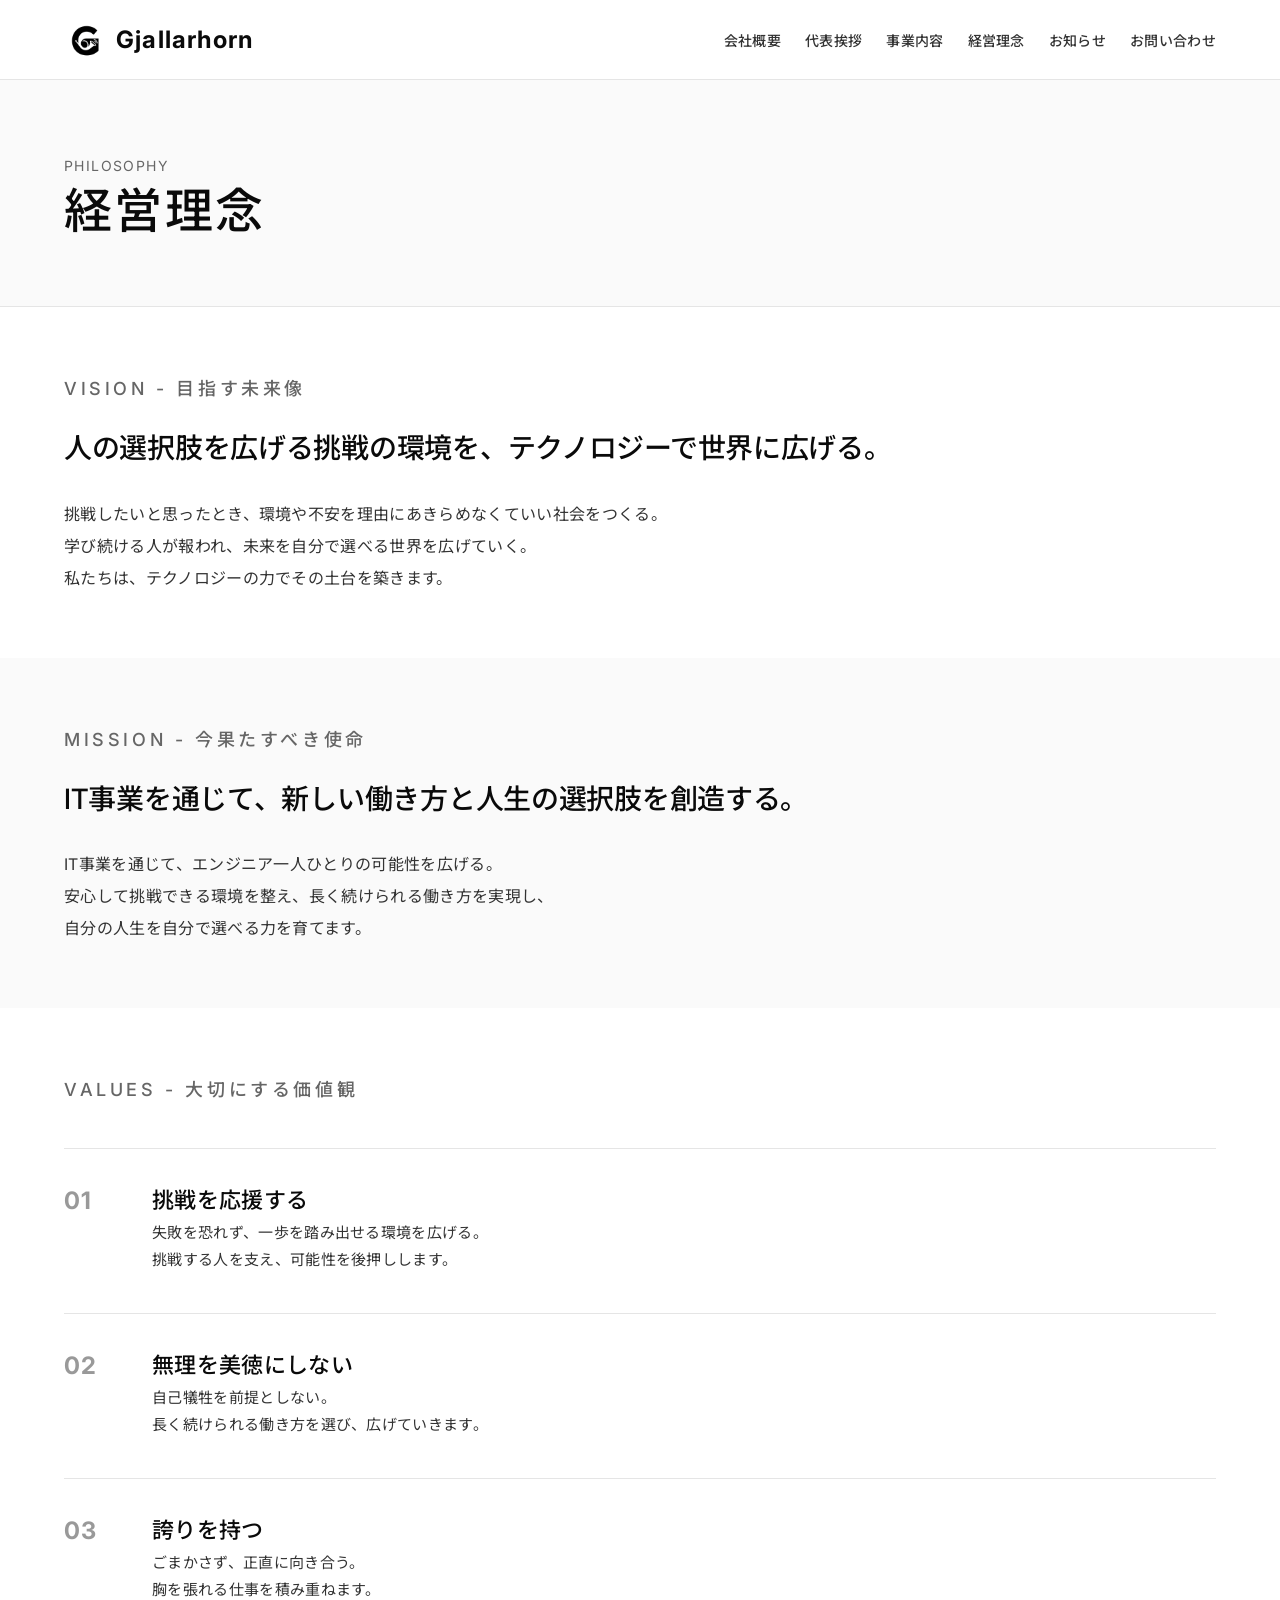
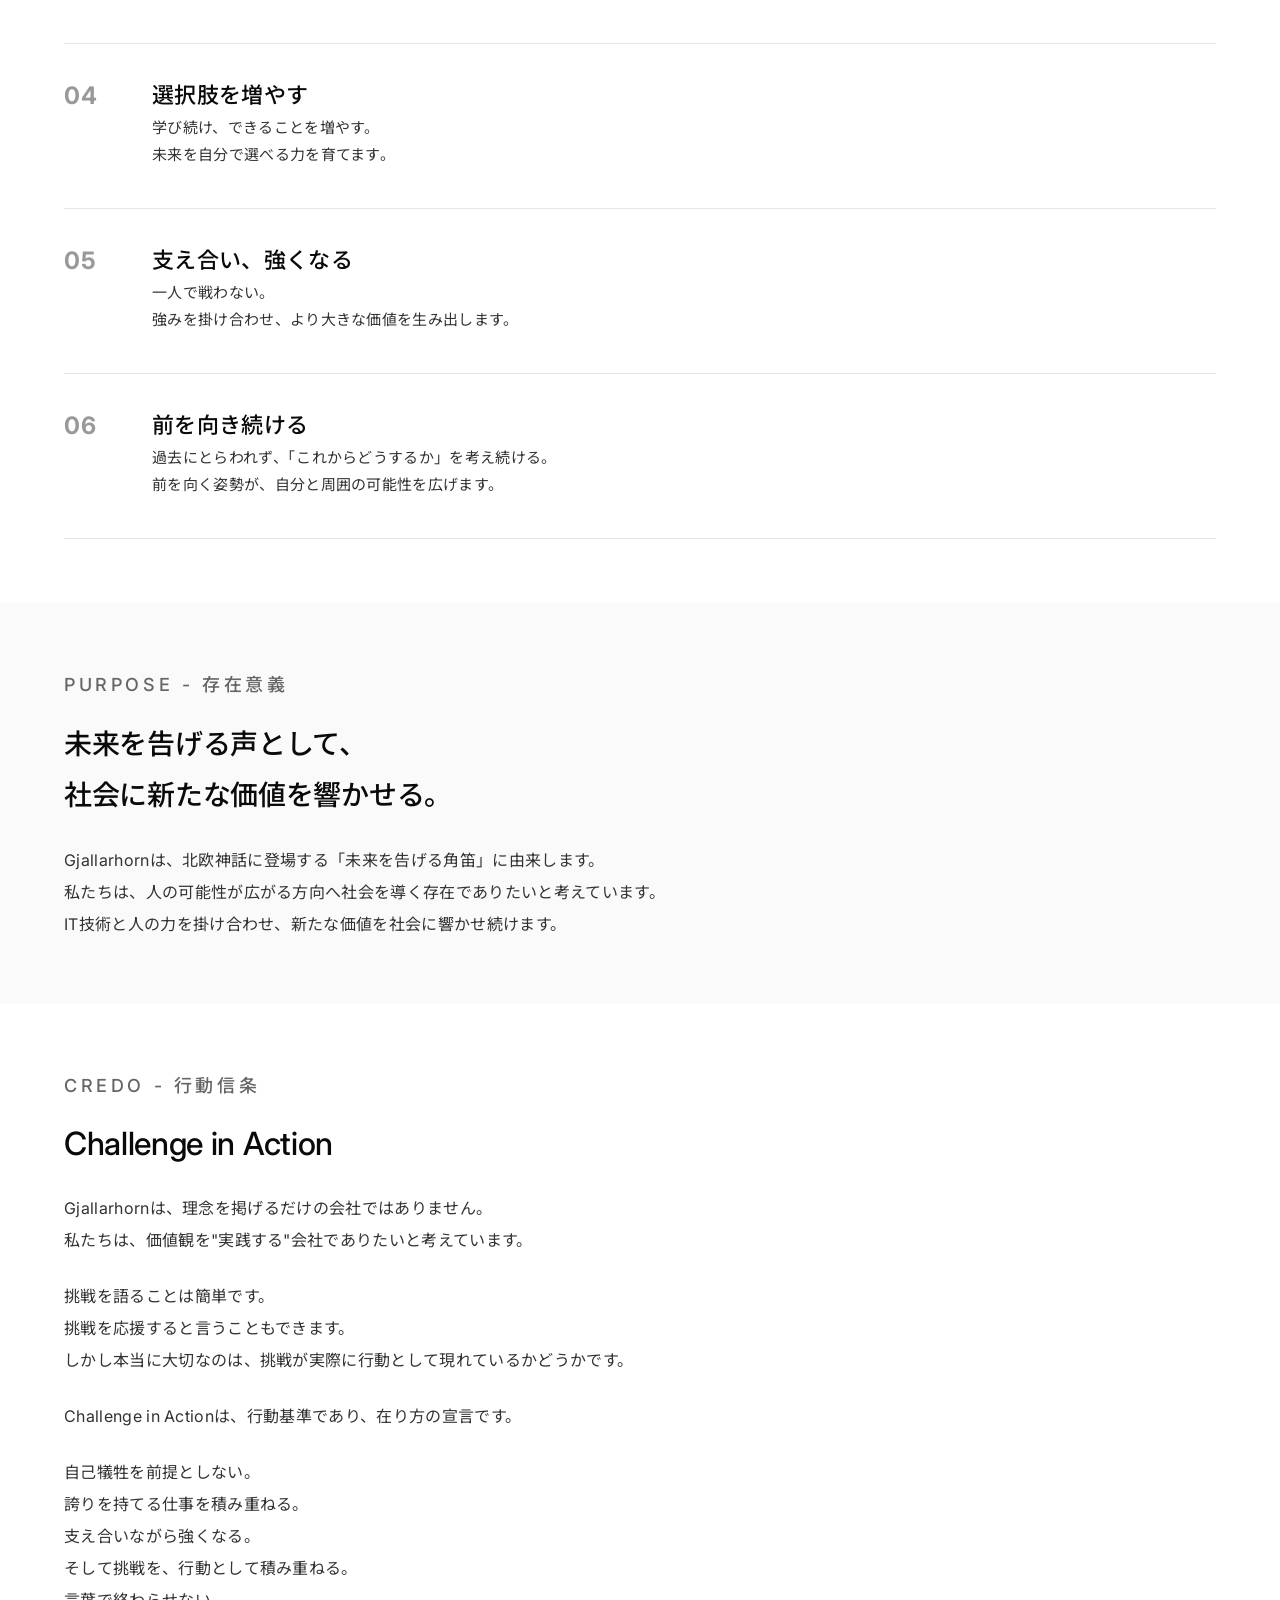
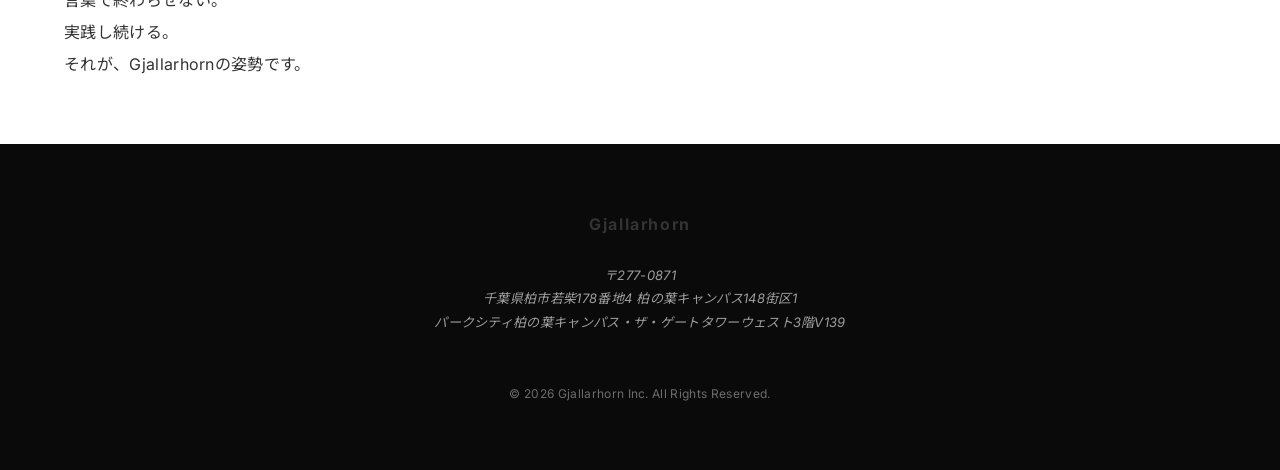
<file: pages/philosophy.html>
﻿<!DOCTYPE html>
<html lang="ja">
<head>
  <meta charset="UTF-8">
  <meta name="viewport" content="width=device-width, initial-scale=1.0">
  <meta name="description" content="株式会社Gjallarhornの経営理念。人の選択肢を広げる挑戦の環境を、テクノロジーで世界に広げる。">
  <title>経営理念 | 株式会社Gjallarhorn</title>

  <!-- OGP -->
  <meta property="og:title" content="経営理念 | 株式会社Gjallarhorn">
  <meta property="og:description" content="人の選択肢を広げる挑戦の環境を、テクノロジーで世界に広げる。">
  <meta property="og:type" content="website">
  <meta property="og:locale" content="ja_JP">

  <!-- Fonts -->
  <link rel="preconnect" href="https://fonts.googleapis.com">
  <link rel="preconnect" href="https://fonts.gstatic.com" crossorigin>
  <link href="https://fonts.googleapis.com/css2?family=Inter:wght@400;500;700&family=Noto+Sans+JP:wght@400;500;700&display=swap" rel="stylesheet">

  <!-- Favicon -->
  <link rel="icon" type="image/png" href="../images/logo/logo_transparent.png">

  <!-- Stylesheets -->
  <link rel="stylesheet" href="../css/reset.css">
  <link rel="stylesheet" href="../css/style.css">
</head>
<body>
  <!-- Header -->
  <header class="header">
    <div class="header__inner">
      <a href="../index.html" class="header__logo">
        <img src="../images/logo/logo_transparent.png" alt="Gjallarhorn" class="header__logo-img">
        <span>Gjallarhorn</span>
      </a>
      <nav class="nav">
        <ul class="nav__list">
          <li><a href="about.html" class="nav__link">会社概要</a></li>
          <li><a href="message.html" class="nav__link">代表挨拶</a></li>
          <li><a href="services.html" class="nav__link">事業内容</a></li>
          <li><a href="philosophy.html" class="nav__link">経営理念</a></li>
          <li><a href="news.html" class="nav__link">お知らせ</a></li>
          <li><a href="contact.html" class="nav__link">お問い合わせ</a></li>
        </ul>
        <button class="nav__toggle" aria-label="メニュー">
          <span></span>
          <span></span>
          <span></span>
        </button>
      </nav>
    </div>
  </header>

  <!-- Page Header -->
  <section class="page-header">
    <div class="container">
      <p class="page-header__subtitle">PHILOSOPHY</p>
      <h1 class="page-header__title">経営理念</h1>
    </div>
  </section>

  <!-- Vision -->
  <section class="section">
    <div class="container">
      <div class="philosophy-item reveal">
        <p class="philosophy-item__label">Vision - 目指す未来像</p>
        <h2 class="philosophy-item__title">
          人の選択肢を広げる挑戦の環境を、テクノロジーで世界に広げる。
        </h2>
        <p class="philosophy-item__text">
          挑戦したいと思ったとき、環境や不安を理由にあきらめなくていい社会をつくる。<br>
          学び続ける人が報われ、未来を自分で選べる世界を広げていく。<br>
          私たちは、テクノロジーの力でその土台を築きます。
        </p>
      </div>
    </div>
  </section>

  <!-- Mission -->
  <section class="section content-section--gray">
    <div class="container">
      <div class="philosophy-item reveal">
        <p class="philosophy-item__label">Mission - 今果たすべき使命</p>
        <h2 class="philosophy-item__title">
          IT事業を通じて、新しい働き方と人生の選択肢を創造する。
        </h2>
        <p class="philosophy-item__text">
          IT事業を通じて、エンジニア一人ひとりの可能性を広げる。<br>
          安心して挑戦できる環境を整え、長く続けられる働き方を実現し、<br>
          自分の人生を自分で選べる力を育てます。
        </p>
      </div>
    </div>
  </section>

  <!-- Values -->
  <section class="section">
    <div class="container">
      <div class="reveal">
        <p class="section-title">Values - 大切にする価値観</p>
      </div>
      <div class="values-list">
        <div class="values-list__item reveal">
          <span class="values-list__number">01</span>
          <div class="values-list__content">
            <h3 class="values-list__title">挑戦を応援する</h3>
            <p class="values-list__text">失敗を恐れず、一歩を踏み出せる環境を広げる。<br>挑戦する人を支え、可能性を後押しします。</p>
          </div>
        </div>
        <div class="values-list__item reveal">
          <span class="values-list__number">02</span>
          <div class="values-list__content">
            <h3 class="values-list__title">無理を美徳にしない</h3>
            <p class="values-list__text">自己犠牲を前提としない。<br>長く続けられる働き方を選び、広げていきます。</p>
          </div>
        </div>
        <div class="values-list__item reveal">
          <span class="values-list__number">03</span>
          <div class="values-list__content">
            <h3 class="values-list__title">誇りを持つ</h3>
            <p class="values-list__text">ごまかさず、正直に向き合う。<br>胸を張れる仕事を積み重ねます。</p>
          </div>
        </div>
        <div class="values-list__item reveal">
          <span class="values-list__number">04</span>
          <div class="values-list__content">
            <h3 class="values-list__title">選択肢を増やす</h3>
            <p class="values-list__text">学び続け、できることを増やす。<br>未来を自分で選べる力を育てます。</p>
          </div>
        </div>
        <div class="values-list__item reveal">
          <span class="values-list__number">05</span>
          <div class="values-list__content">
            <h3 class="values-list__title">支え合い、強くなる</h3>
            <p class="values-list__text">一人で戦わない。<br>強みを掛け合わせ、より大きな価値を生み出します。</p>
          </div>
        </div>
        <div class="values-list__item reveal">
          <span class="values-list__number">06</span>
          <div class="values-list__content">
            <h3 class="values-list__title">前を向き続ける</h3>
            <p class="values-list__text">過去にとらわれず、「これからどうするか」を考え続ける。<br>前を向く姿勢が、自分と周囲の可能性を広げます。</p>
          </div>
        </div>
      </div>
    </div>
  </section>

  <!-- Purpose -->
  <section class="section content-section--gray">
    <div class="container">
      <div class="philosophy-item reveal">
        <p class="philosophy-item__label">Purpose - 存在意義</p>
        <h2 class="philosophy-item__title">
          未来を告げる声として、<br>
          社会に新たな価値を響かせる。
        </h2>
        <p class="philosophy-item__text">
          Gjallarhornは、北欧神話に登場する「未来を告げる角笛」に由来します。<br>
          私たちは、人の可能性が広がる方向へ社会を導く存在でありたいと考えています。<br>
          IT技術と人の力を掛け合わせ、新たな価値を社会に響かせ続けます。
        </p>
      </div>
    </div>
  </section>

  <!-- Challenge in Action -->
  <section class="section">
    <div class="container">
      <div class="reveal">
        <p class="section-title">Credo - 行動信条</p>
        <h2 class="section-heading">Challenge in Action</h2>
      </div>
      <div class="philosophy-item reveal">
        <p class="philosophy-item__text">
          Gjallarhornは、理念を掲げるだけの会社ではありません。<br>
          私たちは、価値観を"実践する"会社でありたいと考えています。
        </p>
        <p class="philosophy-item__text mt-md">
          挑戦を語ることは簡単です。<br>
          挑戦を応援すると言うこともできます。<br>
          しかし本当に大切なのは、挑戦が実際に行動として現れているかどうかです。
        </p>
        <p class="philosophy-item__text mt-md">
          Challenge in Actionは、行動基準であり、在り方の宣言です。
        </p>
        <p class="philosophy-item__text mt-md">
          自己犠牲を前提としない。<br>
          誇りを持てる仕事を積み重ねる。<br>
          支え合いながら強くなる。<br>
          そして挑戦を、行動として積み重ねる。<br>
          言葉で終わらせない。<br>
          実践し続ける。<br>
          それが、Gjallarhornの姿勢です。
        </p>
      </div>
    </div>
  </section>

  <!-- Footer -->
  <footer class="footer">
    <div class="container">
      <div class="footer__inner">
        <p class="footer__logo">Gjallarhorn</p>
        <address class="footer__address">
          〒277-0871<br>
          千葉県柏市若柴178番地4 柏の葉キャンパス148街区1<br>
          パークシティ柏の葉キャンパス・ザ・ゲートタワーウェスト3階V139
        </address>
        <p class="footer__copyright">&copy; 2026 Gjallarhorn Inc. All Rights Reserved.</p>
      </div>
    </div>
  </footer>

  <script src="../js/main.js"></script>
</body>
</html>
</file>
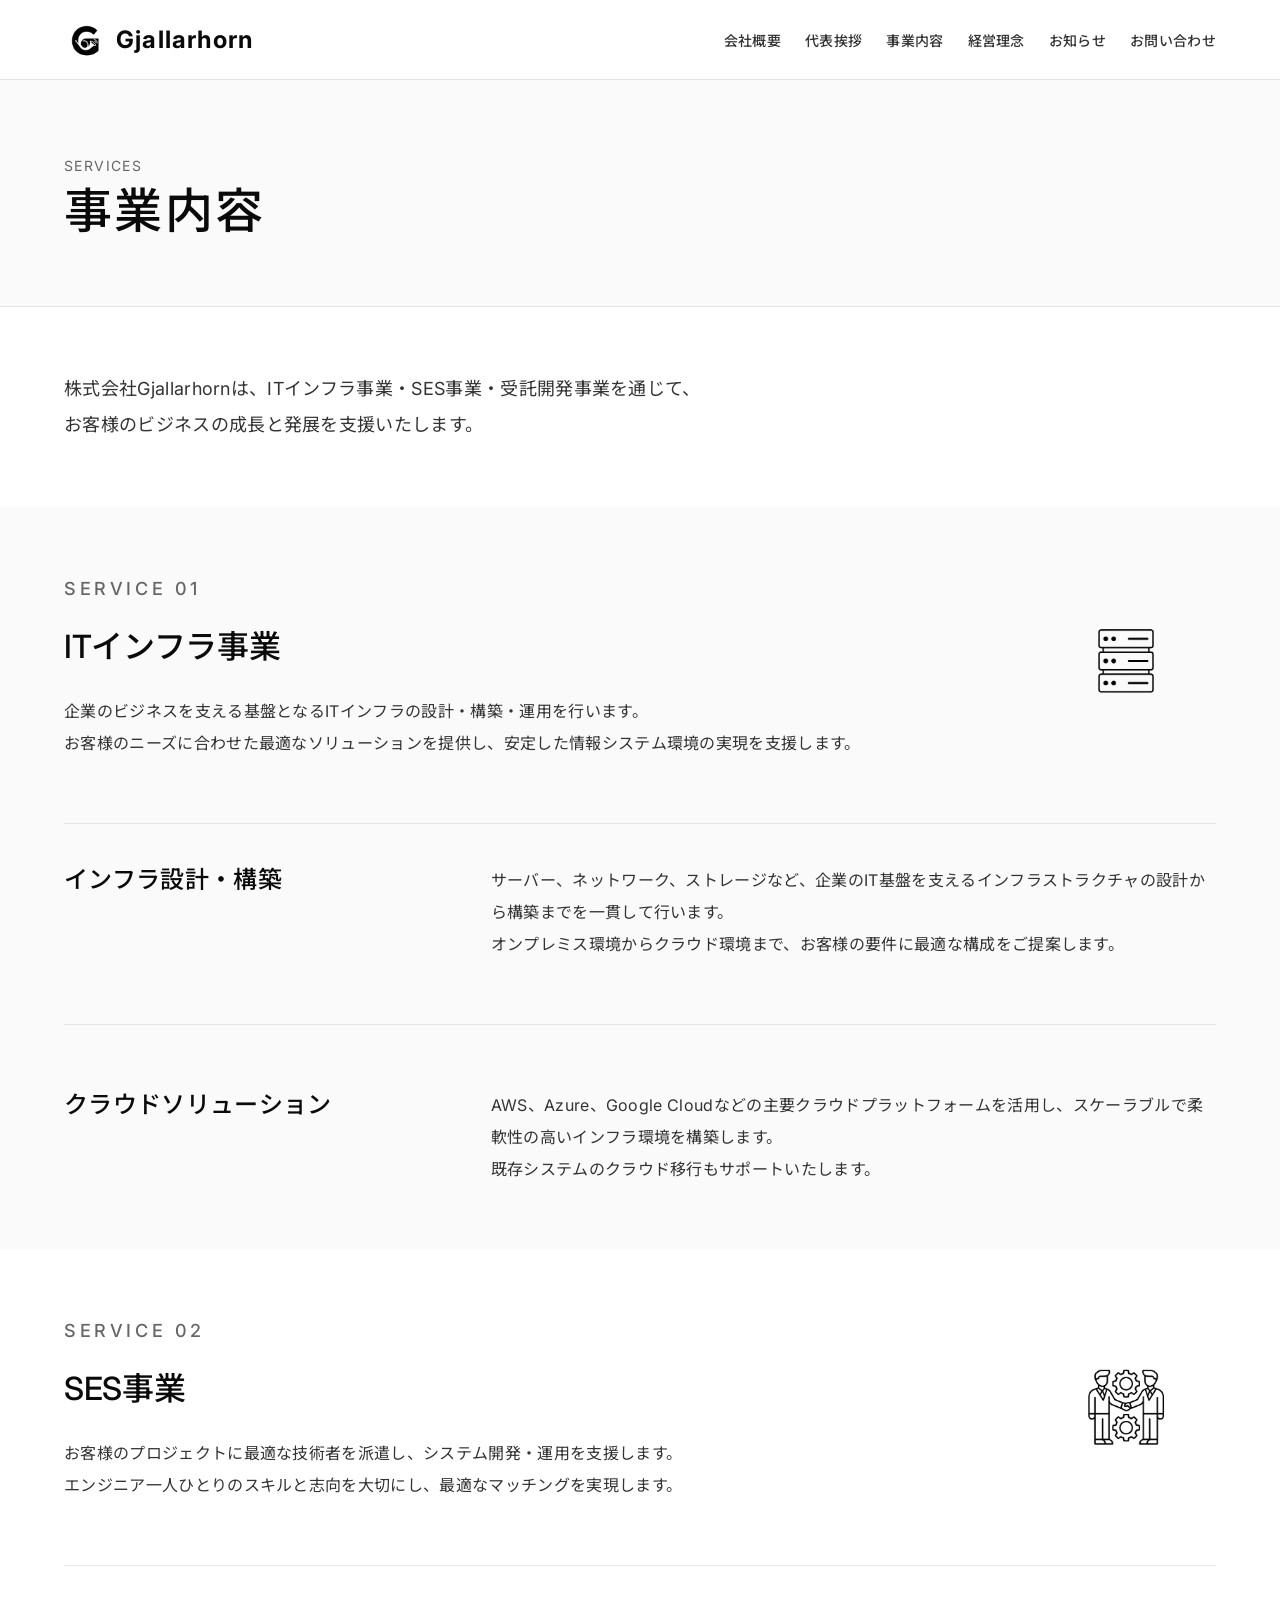
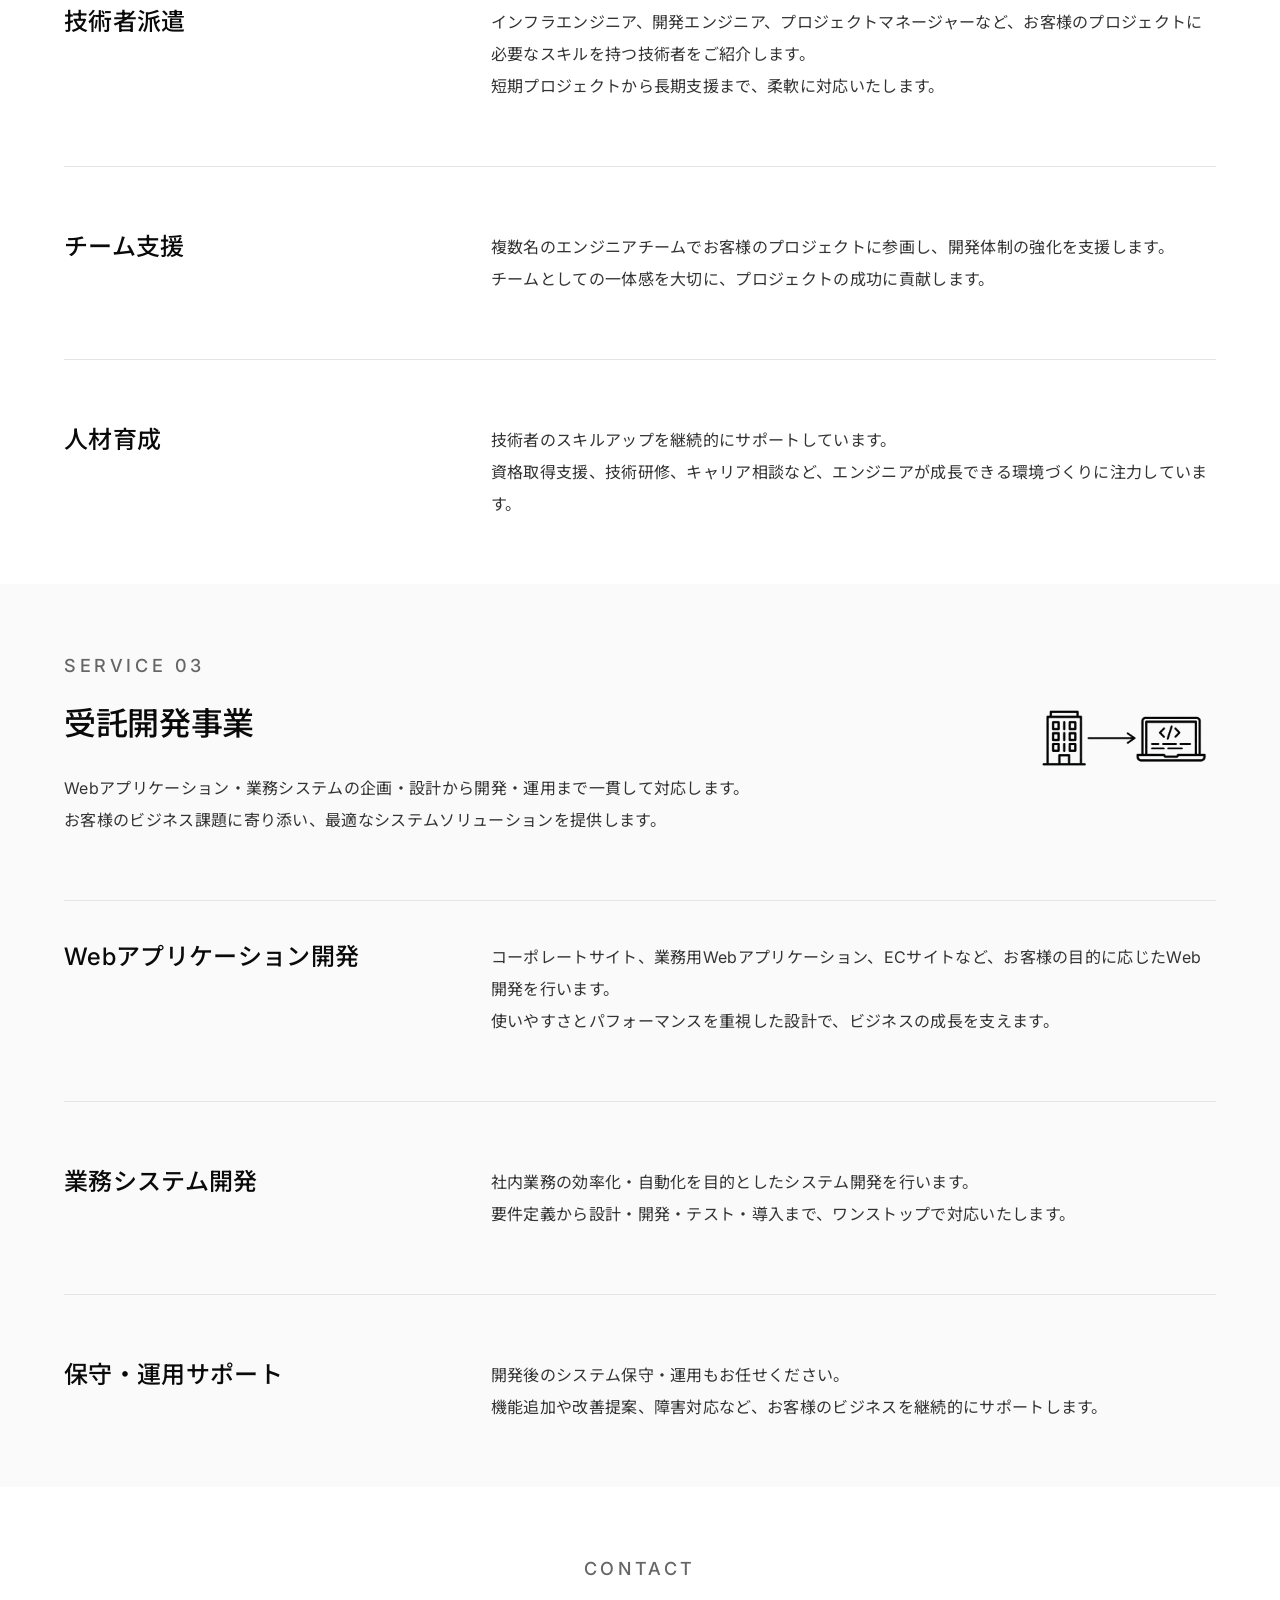
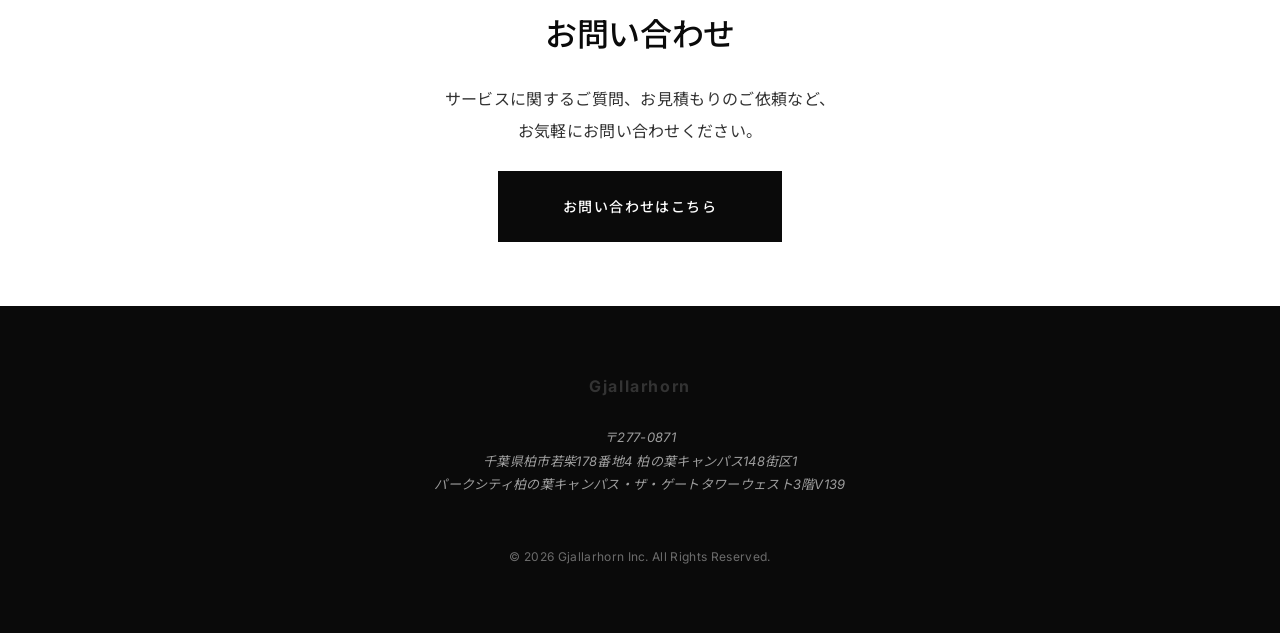
<file: pages/services.html>
﻿<!DOCTYPE html>
<html lang="ja">
<head>
  <meta charset="UTF-8">
  <meta name="viewport" content="width=device-width, initial-scale=1.0">
  <meta name="description" content="株式会社Gjallarhornの事業内容。ITインフラ事業・SES事業・受託開発事業を通じて、お客様のビジネスを支援します。">
  <title>事業内容 | 株式会社Gjallarhorn</title>

  <!-- OGP -->
  <meta property="og:title" content="事業内容 | 株式会社Gjallarhorn">
  <meta property="og:description" content="ITインフラ事業・SES事業・受託開発事業を通じて、お客様のビジネスを支援します。">
  <meta property="og:type" content="website">
  <meta property="og:locale" content="ja_JP">

  <!-- Fonts -->
  <link rel="preconnect" href="https://fonts.googleapis.com">
  <link rel="preconnect" href="https://fonts.gstatic.com" crossorigin>
  <link href="https://fonts.googleapis.com/css2?family=Inter:wght@400;500;700&family=Noto+Sans+JP:wght@400;500;700&display=swap" rel="stylesheet">

  <!-- Favicon -->
  <link rel="icon" type="image/png" href="../images/logo/logo_transparent.png">

  <!-- Stylesheets -->
  <link rel="stylesheet" href="../css/reset.css">
  <link rel="stylesheet" href="../css/style.css">
</head>
<body>
  <!-- Header -->
  <header class="header">
    <div class="header__inner">
      <a href="../index.html" class="header__logo">
        <img src="../images/logo/logo_transparent.png" alt="Gjallarhorn" class="header__logo-img">
        <span>Gjallarhorn</span>
      </a>
      <nav class="nav">
        <ul class="nav__list">
          <li><a href="about.html" class="nav__link">会社概要</a></li>
          <li><a href="message.html" class="nav__link">代表挨拶</a></li>
          <li><a href="services.html" class="nav__link">事業内容</a></li>
          <li><a href="philosophy.html" class="nav__link">経営理念</a></li>
          <li><a href="news.html" class="nav__link">お知らせ</a></li>
          <li><a href="contact.html" class="nav__link">お問い合わせ</a></li>
        </ul>
        <button class="nav__toggle" aria-label="メニュー">
          <span></span>
          <span></span>
          <span></span>
        </button>
      </nav>
    </div>
  </header>

  <!-- Page Header -->
  <section class="page-header">
    <div class="container">
      <p class="page-header__subtitle">SERVICES</p>
      <h1 class="page-header__title">事業内容</h1>
    </div>
  </section>

  <!-- Services Introduction -->
  <section class="section">
    <div class="container">
      <div class="reveal">
        <p class="lead">
          株式会社Gjallarhornは、ITインフラ事業・SES事業・受託開発事業を通じて、<br>
          お客様のビジネスの成長と発展を支援いたします。
        </p>
      </div>
    </div>
  </section>

  <!-- IT Infrastructure -->
  <section class="section content-section--gray">
    <div class="container">
      <div class="service-section-with-icon reveal">
        <div class="service-section-with-icon__content">
          <p class="section-title">Service 01</p>
          <h2 class="section-heading">ITインフラ事業</h2>
          <p class="mb-md">
            企業のビジネスを支える基盤となるITインフラの設計・構築・運用を行います。<br>
            お客様のニーズに合わせた最適なソリューションを提供し、安定した情報システム環境の実現を支援します。
          </p>
        </div>
        <div class="service-section-with-icon__icon">
          <img src="../images/services/ITインフラ_transparent.png" alt="ITインフラ事業">
        </div>
      </div>
      <div class="service-block reveal">
        <div>
          <h3 class="service-block__title">インフラ設計・構築</h3>
        </div>
        <div class="service-block__content">
          <p>
            サーバー、ネットワーク、ストレージなど、企業のIT基盤を支えるインフラストラクチャの設計から構築までを一貫して行います。<br>
            オンプレミス環境からクラウド環境まで、お客様の要件に最適な構成をご提案します。
          </p>
        </div>
      </div>
      <div class="service-block reveal">
        <div>
          <h3 class="service-block__title">クラウドソリューション</h3>
        </div>
        <div class="service-block__content">
          <p>
            AWS、Azure、Google Cloudなどの主要クラウドプラットフォームを活用し、スケーラブルで柔軟性の高いインフラ環境を構築します。<br>
            既存システムのクラウド移行もサポートいたします。
          </p>
        </div>
      </div>
    </div>
  </section>

  <!-- SES -->
  <section class="section">
    <div class="container">
      <div class="service-section-with-icon reveal">
        <div class="service-section-with-icon__content">
          <p class="section-title">Service 02</p>
          <h2 class="section-heading">SES事業</h2>
          <p class="mb-md">
            お客様のプロジェクトに最適な技術者を派遣し、システム開発・運用を支援します。<br>
            エンジニア一人ひとりのスキルと志向を大切にし、最適なマッチングを実現します。
          </p>
        </div>
        <div class="service-section-with-icon__icon">
          <img src="../images/services/SES事業_transparent.png" alt="SES事業">
        </div>
      </div>
      <div class="service-block reveal">
        <div>
          <h3 class="service-block__title">技術者派遣</h3>
        </div>
        <div class="service-block__content">
          <p>
            インフラエンジニア、開発エンジニア、プロジェクトマネージャーなど、お客様のプロジェクトに必要なスキルを持つ技術者をご紹介します。<br>
            短期プロジェクトから長期支援まで、柔軟に対応いたします。
          </p>
        </div>
      </div>
      <div class="service-block reveal">
        <div>
          <h3 class="service-block__title">チーム支援</h3>
        </div>
        <div class="service-block__content">
          <p>
            複数名のエンジニアチームでお客様のプロジェクトに参画し、開発体制の強化を支援します。<br>
            チームとしての一体感を大切に、プロジェクトの成功に貢献します。
          </p>
        </div>
      </div>
      <div class="service-block reveal">
        <div>
          <h3 class="service-block__title">人材育成</h3>
        </div>
        <div class="service-block__content">
          <p>
            技術者のスキルアップを継続的にサポートしています。<br>
            資格取得支援、技術研修、キャリア相談など、エンジニアが成長できる環境づくりに注力しています。
          </p>
        </div>
      </div>
    </div>
  </section>

  <!-- Contract Development -->
  <section class="section content-section--gray">
    <div class="container">
      <div class="service-section-with-icon reveal">
        <div class="service-section-with-icon__content">
          <p class="section-title">Service 03</p>
          <h2 class="section-heading">受託開発事業</h2>
          <p class="mb-md">
            Webアプリケーション・業務システムの企画・設計から開発・運用まで一貫して対応します。<br>
            お客様のビジネス課題に寄り添い、最適なシステムソリューションを提供します。
          </p>
        </div>
        <div class="service-section-with-icon__icon">
          <img src="../images/services/受託開発_transparent.png" alt="受託開発事業">
        </div>
      </div>
      <div class="service-block reveal">
        <div>
          <h3 class="service-block__title">Webアプリケーション開発</h3>
        </div>
        <div class="service-block__content">
          <p>
            コーポレートサイト、業務用Webアプリケーション、ECサイトなど、お客様の目的に応じたWeb開発を行います。<br>
            使いやすさとパフォーマンスを重視した設計で、ビジネスの成長を支えます。
          </p>
        </div>
      </div>
      <div class="service-block reveal">
        <div>
          <h3 class="service-block__title">業務システム開発</h3>
        </div>
        <div class="service-block__content">
          <p>
            社内業務の効率化・自動化を目的としたシステム開発を行います。<br>
            要件定義から設計・開発・テスト・導入まで、ワンストップで対応いたします。
          </p>
        </div>
      </div>
      <div class="service-block reveal">
        <div>
          <h3 class="service-block__title">保守・運用サポート</h3>
        </div>
        <div class="service-block__content">
          <p>
            開発後のシステム保守・運用もお任せください。<br>
            機能追加や改善提案、障害対応など、お客様のビジネスを継続的にサポートします。
          </p>
        </div>
      </div>
    </div>
  </section>

  <!-- Contact CTA -->
  <section class="section">
    <div class="container">
      <div class="contact-content reveal">
        <p class="section-title">Contact</p>
        <h2 class="section-heading">お問い合わせ</h2>
        <p>
          サービスに関するご質問、お見積もりのご依頼など、<br>
          お気軽にお問い合わせください。
        </p>
        <a href="contact.html" class="btn">お問い合わせはこちら</a>
      </div>
    </div>
  </section>

  <!-- Footer -->
  <footer class="footer">
    <div class="container">
      <div class="footer__inner">
        <p class="footer__logo">Gjallarhorn</p>
        <address class="footer__address">
          〒277-0871<br>
          千葉県柏市若柴178番地4 柏の葉キャンパス148街区1<br>
          パークシティ柏の葉キャンパス・ザ・ゲートタワーウェスト3階V139
        </address>
        <p class="footer__copyright">&copy; 2026 Gjallarhorn Inc. All Rights Reserved.</p>
      </div>
    </div>
  </footer>

  <script src="../js/main.js"></script>
</body>
</html>
</file>
<file: css/style.css>
/*
 * Gjallarhorn Corporate Website
 * Main Stylesheet
 */

/* ========================================
   CSS Variables
======================================== */
:root {
  /* Colors - Monotone */
  --color-black: #0a0a0a;
  --color-dark: #1a1a1a;
  --color-gray-dark: #333333;
  --color-gray: #666666;
  --color-gray-light: #999999;
  --color-gray-lighter: #e5e5e5;
  --color-white: #ffffff;
  --color-off-white: #fafafa;

  /* Typography */
  --font-sans: "Inter", "Noto Sans JP", -apple-system, BlinkMacSystemFont, sans-serif;
  --font-weight-normal: 400;
  --font-weight-medium: 500;
  --font-weight-bold: 700;

  /* Spacing */
  --spacing-xs: 0.5rem;
  --spacing-sm: 1rem;
  --spacing-md: 1.5rem;
  --spacing-lg: 2.5rem;
  --spacing-xl: 4rem;
  --spacing-2xl: 6rem;

  /* Layout */
  --max-width: 1200px;
  --header-height: 80px;

  /* Transitions */
  --transition-fast: 0.2s ease;
  --transition-normal: 0.3s ease;
  --transition-slow: 0.6s ease;
}

/* ========================================
   Base Styles
======================================== */
html {
  font-size: 16px;
}

body {
  font-family: var(--font-sans);
  font-weight: var(--font-weight-normal);
  color: var(--color-black);
  background-color: var(--color-white);
  letter-spacing: 0.02em;
}

/* ========================================
   Typography
======================================== */
h1, h2, h3, h4, h5, h6 {
  font-weight: var(--font-weight-medium);
  line-height: 1.3;
}

h1 {
  font-size: clamp(2.5rem, 5vw, 4rem);
  letter-spacing: -0.02em;
}

h2 {
  font-size: clamp(1.75rem, 3vw, 2.5rem);
  letter-spacing: -0.01em;
}

h3 {
  font-size: clamp(1.25rem, 2vw, 1.5rem);
}

p {
  font-size: 1rem;
  line-height: 2;
  color: var(--color-gray-dark);
}

.lead {
  font-size: 1.125rem;
  line-height: 2;
}

/* ========================================
   Layout
======================================== */
.container {
  width: 100%;
  max-width: var(--max-width);
  margin: 0 auto;
  padding: 0 var(--spacing-md);
}

.section {
  padding: var(--spacing-xl) 0;
}

.section--large {
  padding: var(--spacing-2xl) 0;
}

/* ========================================
   Header
======================================== */
.header {
  position: fixed;
  top: 0;
  left: 0;
  right: 0;
  height: var(--header-height);
  background-color: rgba(255, 255, 255, 0.95);
  backdrop-filter: blur(10px);
  z-index: 1000;
  border-bottom: 1px solid var(--color-gray-lighter);
}

.header__inner {
  display: flex;
  align-items: center;
  justify-content: space-between;
  height: 100%;
  max-width: var(--max-width);
  margin: 0 auto;
  padding: 0 var(--spacing-md);
}

.header__logo {
  display: inline-flex;
  align-items: center;
  gap: var(--spacing-xs);
  font-size: 1.5rem;
  font-weight: var(--font-weight-bold);
  letter-spacing: 0.05em;
  color: var(--color-black);
  transition: opacity var(--transition-fast);
}

.header__logo-img {
  width: 44px;
  height: 44px;
  object-fit: contain;
}

.header__logo:hover {
  opacity: 0.7;
}

/* Navigation */
.nav {
  display: flex;
  align-items: center;
  gap: var(--spacing-lg);
}

.nav__list {
  display: flex;
  gap: var(--spacing-md);
}

.nav__link {
  font-size: 0.875rem;
  font-weight: var(--font-weight-medium);
  color: var(--color-gray-dark);
  position: relative;
  padding: var(--spacing-xs) 0;
  transition: color var(--transition-fast);
}

.nav__link::after {
  content: "";
  position: absolute;
  bottom: 0;
  left: 0;
  width: 0;
  height: 1px;
  background-color: var(--color-black);
  transition: width var(--transition-normal);
}

.nav__link:hover {
  color: var(--color-black);
}

.nav__link:hover::after {
  width: 100%;
}

/* Mobile Menu Button */
.nav__toggle {
  display: none;
  flex-direction: column;
  justify-content: center;
  gap: 6px;
  width: 30px;
  height: 30px;
  cursor: pointer;
}

.nav__toggle span {
  display: block;
  width: 100%;
  height: 1px;
  background-color: var(--color-black);
  transition: transform var(--transition-fast), opacity var(--transition-fast);
}

.nav__toggle.is-active span:nth-child(1) {
  transform: translateY(7px) rotate(45deg);
}

.nav__toggle.is-active span:nth-child(2) {
  opacity: 0;
}

.nav__toggle.is-active span:nth-child(3) {
  transform: translateY(-7px) rotate(-45deg);
}

/* ========================================
   Hero Section
======================================== */
.hero {
  position: relative;
  min-height: 100vh;
  display: flex;
  align-items: center;
  justify-content: center;
  padding-top: var(--header-height);
  overflow: hidden;
  background-color: var(--color-black);
}

.hero__background {
  position: absolute;
  top: 0;
  left: 0;
  width: 100%;
  height: 100%;
  opacity: 0.6;
}

/* Geometric Pattern Animation */
.hero__pattern {
  position: absolute;
  top: 0;
  left: 0;
  width: 100%;
  height: 100%;
  background:
    linear-gradient(135deg, transparent 25%, rgba(255,255,255,0.02) 25%, rgba(255,255,255,0.02) 50%, transparent 50%, transparent 75%, rgba(255,255,255,0.02) 75%);
  background-size: 60px 60px;
  animation: patternMove 20s linear infinite;
}

@keyframes patternMove {
  0% {
    background-position: 0 0;
  }
  100% {
    background-position: 60px 60px;
  }
}

/* Floating Geometric Shapes */
.hero__shapes {
  position: absolute;
  top: 0;
  left: 0;
  width: 100%;
  height: 100%;
  pointer-events: none;
}

.hero__shape {
  position: absolute;
  border: 1px solid rgba(255, 255, 255, 0.1);
  animation: float 15s ease-in-out infinite;
}

.hero__shape--1 {
  top: 20%;
  left: 10%;
  width: 100px;
  height: 100px;
  animation-delay: 0s;
}

.hero__shape--2 {
  top: 60%;
  left: 80%;
  width: 150px;
  height: 150px;
  border-radius: 50%;
  animation-delay: -5s;
}

.hero__shape--3 {
  top: 30%;
  right: 15%;
  width: 80px;
  height: 80px;
  transform: rotate(45deg);
  animation-delay: -10s;
}

.hero__shape--4 {
  bottom: 20%;
  left: 20%;
  width: 120px;
  height: 120px;
  border-radius: 50%;
  animation-delay: -7s;
}

@keyframes float {
  0%, 100% {
    transform: translateY(0) rotate(0deg);
    opacity: 0.3;
  }
  50% {
    transform: translateY(-30px) rotate(10deg);
    opacity: 0.6;
  }
}

.hero__content {
  position: relative;
  z-index: 1;
  text-align: center;
  color: var(--color-white);
  padding: var(--spacing-md);
}

.hero__title {
  font-size: clamp(2rem, 6vw, 4.5rem);
  font-weight: var(--font-weight-bold);
  letter-spacing: 0.1em;
  margin-bottom: var(--spacing-md);
  opacity: 0;
  transform: translateY(30px);
  animation: fadeInUp 1s ease forwards;
  animation-delay: 0.3s;
}

.hero__subtitle {
  font-size: clamp(1rem, 2vw, 1.25rem);
  font-weight: var(--font-weight-normal);
  color: rgba(255, 255, 255, 0.8);
  letter-spacing: 0.05em;
  max-width: 600px;
  margin: 0 auto var(--spacing-lg);
  opacity: 0;
  transform: translateY(30px);
  animation: fadeInUp 1s ease forwards;
  animation-delay: 0.6s;
}

.hero__slogan {
  font-size: clamp(1.125rem, 2.5vw, 1.5rem);
  font-weight: var(--font-weight-bold);
  color: rgba(255, 255, 255, 0.85);
  letter-spacing: 0.3em;
  margin-top: var(--spacing-lg);
  padding-top: var(--spacing-md);
  border-top: 1px solid rgba(255, 255, 255, 0.3);
  display: inline-block;
  opacity: 0;
  transform: translateY(30px);
  animation: fadeInUp 1s ease forwards;
  animation-delay: 0.9s;
}

.hero__scroll {
  position: absolute;
  bottom: var(--spacing-lg);
  left: 50%;
  transform: translateX(-50%);
  display: flex;
  flex-direction: column;
  align-items: center;
  gap: var(--spacing-sm);
  color: rgba(255, 255, 255, 0.6);
  font-size: 0.75rem;
  letter-spacing: 0.1em;
  opacity: 0;
  animation: fadeIn 1s ease forwards;
  animation-delay: 1.2s;
}

.hero__scroll-line {
  width: 1px;
  height: 60px;
  background: linear-gradient(to bottom, rgba(255,255,255,0.6), transparent);
  animation: scrollLine 2s ease-in-out infinite;
}

@keyframes scrollLine {
  0%, 100% {
    transform: scaleY(1);
    opacity: 1;
  }
  50% {
    transform: scaleY(0.5);
    opacity: 0.5;
  }
}

@keyframes fadeInUp {
  to {
    opacity: 1;
    transform: translateY(0);
  }
}

@keyframes fadeIn {
  to {
    opacity: 1;
  }
}

/* ========================================
   Page Header (for sub pages)
======================================== */
.page-header {
  padding-top: calc(var(--header-height) + var(--spacing-xl));
  padding-bottom: var(--spacing-xl);
  background-color: var(--color-off-white);
  border-bottom: 1px solid var(--color-gray-lighter);
}

.page-header__title {
  font-size: clamp(2rem, 4vw, 3rem);
  font-weight: var(--font-weight-medium);
  letter-spacing: 0.05em;
}

.page-header__subtitle {
  font-size: 0.875rem;
  color: var(--color-gray);
  letter-spacing: 0.1em;
  margin-top: var(--spacing-xs);
}

/* ========================================
   Content Sections
======================================== */
.content-section {
  padding: var(--spacing-xl) 0;
}

.content-section--gray {
  background-color: var(--color-off-white);
}

.section-title {
  font-size: 1.125rem;
  font-weight: var(--font-weight-medium);
  letter-spacing: 0.2em;
  text-transform: uppercase;
  color: var(--color-gray);
  margin-bottom: var(--spacing-sm);
}

.section-heading {
  font-size: clamp(1.5rem, 3vw, 2rem);
  font-weight: var(--font-weight-medium);
  margin-bottom: var(--spacing-md);
  line-height: 1.5;
}

/* ========================================
   Company Info Table
======================================== */
.info-table {
  width: 100%;
  border-collapse: collapse;
}

.info-table tr {
  border-bottom: 1px solid var(--color-gray-lighter);
}

.info-table th,
.info-table td {
  padding: var(--spacing-md) 0;
  text-align: left;
  vertical-align: top;
}

.info-table th {
  width: 30%;
  font-weight: var(--font-weight-medium);
  color: var(--color-gray);
  font-size: 0.875rem;
}

.info-table td {
  color: var(--color-black);
}

/* ========================================
   Philosophy Section
======================================== */
.philosophy-item {
  margin-bottom: var(--spacing-xl);
  padding-bottom: var(--spacing-xl);
  border-bottom: 1px solid var(--color-gray-lighter);
}

.philosophy-item:last-child {
  margin-bottom: 0;
  padding-bottom: 0;
  border-bottom: none;
}

.philosophy-item__label {
  font-size: 1.125rem;
  font-weight: var(--font-weight-medium);
  letter-spacing: 0.2em;
  text-transform: uppercase;
  color: var(--color-gray);
  margin-bottom: var(--spacing-sm);
}

.philosophy-item__title {
  font-size: clamp(1.25rem, 2.5vw, 1.75rem);
  font-weight: var(--font-weight-medium);
  line-height: 1.8;
  margin-bottom: var(--spacing-md);
}

.philosophy-item__text {
  font-size: 1rem;
  line-height: 2;
  color: var(--color-gray-dark);
}

/* Values List (Numbered) */
.values-list {
  margin-top: var(--spacing-lg);
}

.values-list__item {
  display: flex;
  align-items: flex-start;
  gap: var(--spacing-lg);
  padding: var(--spacing-lg) 0;
  border-bottom: 1px solid var(--color-gray-lighter);
}

.values-list__item:first-child {
  border-top: 1px solid var(--color-gray-lighter);
}

.values-list__number {
  font-size: 1.5rem;
  font-weight: var(--font-weight-bold);
  color: var(--color-gray-light);
  letter-spacing: 0.05em;
  flex-shrink: 0;
  line-height: 1;
  min-width: 2em;
}

.values-list__content {
  flex: 1;
}

.values-list__title {
  font-size: 1.375rem;
  font-weight: var(--font-weight-medium);
  line-height: 1;
  margin-bottom: 0.5rem;
}

.values-list__text {
  font-size: 0.9375rem;
  line-height: 1.8;
  color: var(--color-gray-dark);
}

@media (max-width: 768px) {
  .values-list__item {
    gap: var(--spacing-md);
  }

  .values-list__number {
    font-size: 1.25rem;
    min-width: 1.75em;
  }
}

/* ========================================
   Services Section
======================================== */
.service-block {
  display: grid;
  grid-template-columns: 1fr;
  gap: var(--spacing-lg);
  margin-bottom: var(--spacing-xl);
  padding-bottom: var(--spacing-xl);
  border-bottom: 1px solid var(--color-gray-lighter);
}

.service-block:last-child {
  margin-bottom: 0;
  padding-bottom: 0;
  border-bottom: none;
}

@media (min-width: 768px) {
  .service-block {
    grid-template-columns: 1fr 2fr;
    gap: var(--spacing-xl);
  }
}

.service-block__title {
  font-size: 1.5rem;
  font-weight: var(--font-weight-medium);
  margin-bottom: var(--spacing-sm);
}

.service-block__content p {
  margin-bottom: var(--spacing-md);
}

.service-block__content p:last-child {
  margin-bottom: 0;
}

/* Service Section with Icon */
.service-section-with-icon {
  display: flex;
  justify-content: space-between;
  align-items: flex-start;
  gap: var(--spacing-xl);
}

.service-section-with-icon__content {
  flex: 1;
}

.service-section-with-icon__icon {
  width: 180px;
  height: 180px;
  flex-shrink: 0;
}

.service-section-with-icon__icon img {
  width: 100%;
  height: 100%;
  object-fit: contain;
}

.service-section-with-icon + .service-section-with-icon {
  margin-top: var(--spacing-lg);
  padding-top: var(--spacing-lg);
  border-top: 1px solid var(--color-gray-lighter);
}

/* Separator line between service overview and detail blocks */
.service-section-with-icon + .service-block {
  border-top: 1px solid var(--color-gray-lighter);
  padding-top: var(--spacing-lg);
  margin-top: var(--spacing-lg);
}

@media (max-width: 768px) {
  .service-section-with-icon {
    flex-direction: column-reverse;
    align-items: center;
    text-align: center;
    gap: 0.25rem;
  }

  .service-section-with-icon__icon {
    width: 140px;
    height: 140px;
    margin-bottom: 0;
  }

  .service-block {
    gap: var(--spacing-sm);
    margin-bottom: var(--spacing-md);
    padding-bottom: var(--spacing-md);
  }

  .service-block__title {
    margin-bottom: var(--spacing-xs);
  }

  .service-block__content p {
    line-height: 1.8;
  }

  .service-section-with-icon + .service-block {
    margin-top: var(--spacing-md);
    padding-top: var(--spacing-md);
  }

  .service-section-with-icon__content p {
    line-height: 1.8;
  }
}

/* ========================================
   Contact Section
======================================== */
.contact-content {
  text-align: center;
  max-width: 600px;
  margin: 0 auto;
}

.contact-content p {
  margin-bottom: var(--spacing-md);
}

.contact-email {
  font-size: 1.5rem;
  font-weight: var(--font-weight-medium);
  letter-spacing: 0.05em;
  color: var(--color-black);
}

.btn {
  display: inline-flex;
  align-items: center;
  justify-content: center;
  padding: var(--spacing-md) var(--spacing-xl);
  font-size: 0.875rem;
  font-weight: var(--font-weight-medium);
  letter-spacing: 0.1em;
  border: 1px solid var(--color-black);
  background-color: var(--color-black);
  color: var(--color-white);
  transition: background-color var(--transition-fast), color var(--transition-fast);
}

.btn:hover {
  background-color: var(--color-white);
  color: var(--color-black);
}

.btn--outline {
  background-color: transparent;
  color: var(--color-black);
}

.btn--outline:hover {
  background-color: var(--color-black);
  color: var(--color-white);
}

/* Copy Button */
.btn-copy {
  position: relative;
  cursor: pointer;
}

.btn-copy__text,
.btn-copy__success {
  transition: opacity var(--transition-fast);
}

.btn-copy__success {
  position: absolute;
  top: 50%;
  left: 50%;
  transform: translate(-50%, -50%);
  opacity: 0;
  white-space: nowrap;
}

.btn-copy.is-copied .btn-copy__text {
  opacity: 0;
}

.btn-copy.is-copied .btn-copy__success {
  opacity: 1;
}

.btn-copy.is-copied {
  background-color: var(--color-gray-dark);
  border-color: var(--color-gray-dark);
  color: var(--color-white);
}

.btn-copy--small {
  display: inline-flex;
  align-items: center;
  justify-content: center;
  padding: var(--spacing-xs) var(--spacing-sm);
  font-size: 0.75rem;
  font-weight: var(--font-weight-medium);
  letter-spacing: 0.05em;
  border: 1px solid var(--color-gray-light);
  background-color: transparent;
  color: var(--color-gray);
  cursor: pointer;
  transition: background-color var(--transition-fast), color var(--transition-fast), border-color var(--transition-fast);
}

.btn-copy--small:hover {
  background-color: var(--color-gray-lighter);
  border-color: var(--color-gray);
  color: var(--color-gray-dark);
}

.btn-copy--small.is-copied {
  background-color: var(--color-gray-dark);
  border-color: var(--color-gray-dark);
  color: var(--color-white);
}

/* Inline Copy Button */
.btn-copy--inline {
  display: inline-flex;
  align-items: center;
  justify-content: center;
  width: 28px;
  height: 28px;
  margin-left: 10px;
  padding: 0;
  border: 1px solid var(--color-gray-light);
  border-radius: 4px;
  background-color: var(--color-off-white);
  color: var(--color-gray);
  cursor: pointer;
  vertical-align: middle;
  transition: background-color var(--transition-fast), color var(--transition-fast), border-color var(--transition-fast);
}

.btn-copy--inline:hover {
  background-color: var(--color-gray-lighter);
  border-color: var(--color-gray);
  color: var(--color-gray-dark);
}

.btn-copy__icon {
  display: block;
}

.btn-copy__icon-check {
  display: none;
}

.btn-copy--inline.is-copied {
  background-color: var(--color-gray-dark);
  border-color: var(--color-gray-dark);
  color: var(--color-white);
}

.btn-copy--inline.is-copied .btn-copy__icon {
  display: none;
}

.btn-copy--inline.is-copied .btn-copy__icon-check {
  display: block;
}

/* ========================================
   Footer
======================================== */
.footer {
  padding: var(--spacing-xl) 0;
  background-color: var(--color-black);
  color: var(--color-white);
}

.footer__inner {
  display: flex;
  flex-direction: column;
  align-items: center;
  gap: var(--spacing-md);
  text-align: center;
}

.footer__logo {
  font-size: 1rem;
  font-weight: var(--font-weight-bold);
  letter-spacing: 0.1em;
}

.footer__address {
  font-size: 0.8125rem;
  color: rgba(255, 255, 255, 0.6);
  line-height: 1.8;
}

.footer__copyright {
  font-size: 0.75rem;
  color: rgba(255, 255, 255, 0.4);
  margin-top: var(--spacing-md);
}

/* ========================================
   Animations (Scroll Reveal)
======================================== */
.reveal {
  opacity: 0;
  transform: translateY(30px);
  transition: opacity 0.8s ease, transform 0.8s ease;
}

.reveal.is-visible {
  opacity: 1;
  transform: translateY(0);
}

/* ========================================
   Utility Classes
======================================== */
.text-center {
  text-align: center;
}

.mt-sm { margin-top: var(--spacing-sm); }
.mt-md { margin-top: var(--spacing-md); }
.mt-lg { margin-top: var(--spacing-lg); }
.mt-xl { margin-top: var(--spacing-xl); }

.mb-sm { margin-bottom: var(--spacing-sm); }
.mb-md { margin-bottom: var(--spacing-md); }
.mb-lg { margin-bottom: var(--spacing-lg); }
.mb-xl { margin-bottom: var(--spacing-xl); }

/* 言葉のまとまりの途中で折り返さない（例：「（公式認定パートナー）」） */
.nobr { display: inline-block; }

/* ========================================
   Responsive
======================================== */
@media (max-width: 768px) {
  :root {
    --spacing-lg: 2rem;
    --spacing-xl: 3rem;
    --spacing-2xl: 4rem;
  }

  .nav__list {
    display: flex !important;
    position: fixed !important;
    top: var(--header-height) !important;
    left: 0 !important;
    right: 0 !important;
    bottom: 0 !important;
    width: 100% !important;
    height: calc(100vh - var(--header-height)) !important;
    flex-direction: column !important;
    align-items: center !important;
    justify-content: flex-start !important;
    padding-top: 60px !important;
    gap: var(--spacing-md) !important;
    background-color: #ffffff !important;
    z-index: 999 !important;
    opacity: 0;
    visibility: hidden;
    transition: opacity var(--transition-normal), visibility var(--transition-normal);
  }

  .nav__list.is-open {
    opacity: 1 !important;
    visibility: visible !important;
  }

  .nav__link {
    font-size: 1.25rem;
    color: var(--color-black);
  }

  .nav__link:hover {
    color: rgba(0, 0, 0, 0.6);
  }

  .nav__link::after {
    background-color: var(--color-black);
  }

  .nav__toggle {
    display: flex;
  }

  .info-table th,
  .info-table td {
    display: block;
    width: 100%;
  }

  .info-table th {
    padding-bottom: var(--spacing-xs);
  }

  .info-table td {
    padding-top: 0;
  }
}

/* ========================================
   News Section
======================================== */
.news-list {
  margin-top: var(--spacing-lg);
}

.news-item {
  display: flex;
  align-items: baseline;
  gap: var(--spacing-md);
  padding: var(--spacing-md) 0;
  border-bottom: 1px solid var(--color-gray-lighter);
  transition: background-color var(--transition-fast);
}

.news-item:first-child {
  border-top: 1px solid var(--color-gray-lighter);
}

.news-item__date {
  flex-shrink: 0;
  font-size: 0.875rem;
  font-weight: var(--font-weight-medium);
  color: var(--color-gray);
  letter-spacing: 0.05em;
  min-width: 7em;
}

.news-item__title {
  font-size: 1rem;
  font-weight: var(--font-weight-normal);
  color: var(--color-black);
  line-height: 1.8;
}

/* News item as link */
a.news-item {
  text-decoration: none;
  color: inherit;
}

a.news-item:hover {
  background-color: var(--color-off-white);
}

a.news-item:hover .news-item__title {
  color: var(--color-gray-dark);
}

/* News detail page */
.news-detail {
  max-width: 800px;
}

.news-detail__date {
  font-size: 0.875rem;
  font-weight: var(--font-weight-medium);
  color: var(--color-gray);
  letter-spacing: 0.05em;
  margin-bottom: var(--spacing-md);
}

.news-detail__title {
  font-size: clamp(1.25rem, 2.5vw, 1.75rem);
  font-weight: var(--font-weight-medium);
  line-height: 1.6;
  margin-bottom: var(--spacing-lg);
  padding-bottom: var(--spacing-lg);
  border-bottom: 1px solid var(--color-gray-lighter);
}

.news-detail__body p {
  margin-bottom: var(--spacing-md);
}

.news-detail__body p:last-child {
  margin-bottom: 0;
}

.news-back {
  margin-top: var(--spacing-xl);
  padding-top: var(--spacing-lg);
  border-top: 1px solid var(--color-gray-lighter);
}

.news-back__link {
  font-size: 0.875rem;
  font-weight: var(--font-weight-medium);
  color: var(--color-gray);
  letter-spacing: 0.05em;
  transition: color var(--transition-fast);
}

.news-back__link:hover {
  color: var(--color-black);
}

@media (max-width: 768px) {
  .news-item {
    flex-direction: column;
    gap: var(--spacing-xs);
  }

  .news-item__date {
    min-width: auto;
  }
}

/* ========================================
   Partners Section
======================================== */
.partners-grid {
  display: grid;
  grid-template-columns: repeat(auto-fit, minmax(200px, 1fr));
  gap: var(--spacing-lg);
  margin-top: var(--spacing-lg);
}

.partner-card {
  display: flex;
  flex-direction: column;
  align-items: center;
  padding: var(--spacing-lg);
  background-color: var(--color-white);
  border: 1px solid var(--color-gray-lighter);
  transition: transform var(--transition-normal), box-shadow var(--transition-normal);
}

.partner-card:hover {
  transform: translateY(-5px);
  box-shadow: 0 10px 40px rgba(0, 0, 0, 0.05);
}

.partner-card__logo {
  width: 100%;
  height: 80px;
  display: flex;
  align-items: center;
  justify-content: center;
  margin-bottom: var(--spacing-md);
}

/* 提携先のロゴは、色を変えたり透かしたりしない（カスタマークラウド社のブランドガイドラインで禁止） */
.partner-card__logo img {
  max-width: 100%;
  max-height: 100%;
  object-fit: contain;
}

.partner-card__placeholder {
  font-size: 0.875rem;
  font-weight: var(--font-weight-medium);
  color: var(--color-gray-light);
  letter-spacing: 0.1em;
  padding: var(--spacing-md) var(--spacing-lg);
  border: 2px dashed var(--color-gray-lighter);
}

.partner-card__name {
  font-size: 0.875rem;
  font-weight: var(--font-weight-medium);
  color: var(--color-gray-dark);
  text-align: center;
}

/* カードが1枚でも横いっぱいに伸びないように、幅を決める */
.partners-grid--fixed {
  grid-template-columns: repeat(auto-fill, minmax(240px, 280px));
}

/* カードをリンクにしたとき、文字の色を今のままにする */
a.partner-card {
  color: inherit;
}

/* 社名の上の「公式認定パートナー」 */
.partner-card__label {
  font-size: 0.75rem;
  letter-spacing: 0.1em;
  color: var(--color-gray);
  margin-bottom: var(--spacing-xs);
}

/* トップのパートナーの欄：すぐ下のお問い合わせと同じ白い背景なので、間が空きすぎないように詰める */
.section--partner {
  padding-bottom: 0;
}

.section--partner + .section {
  padding-top: calc(var(--spacing-xl) / 2);
}
</file>
